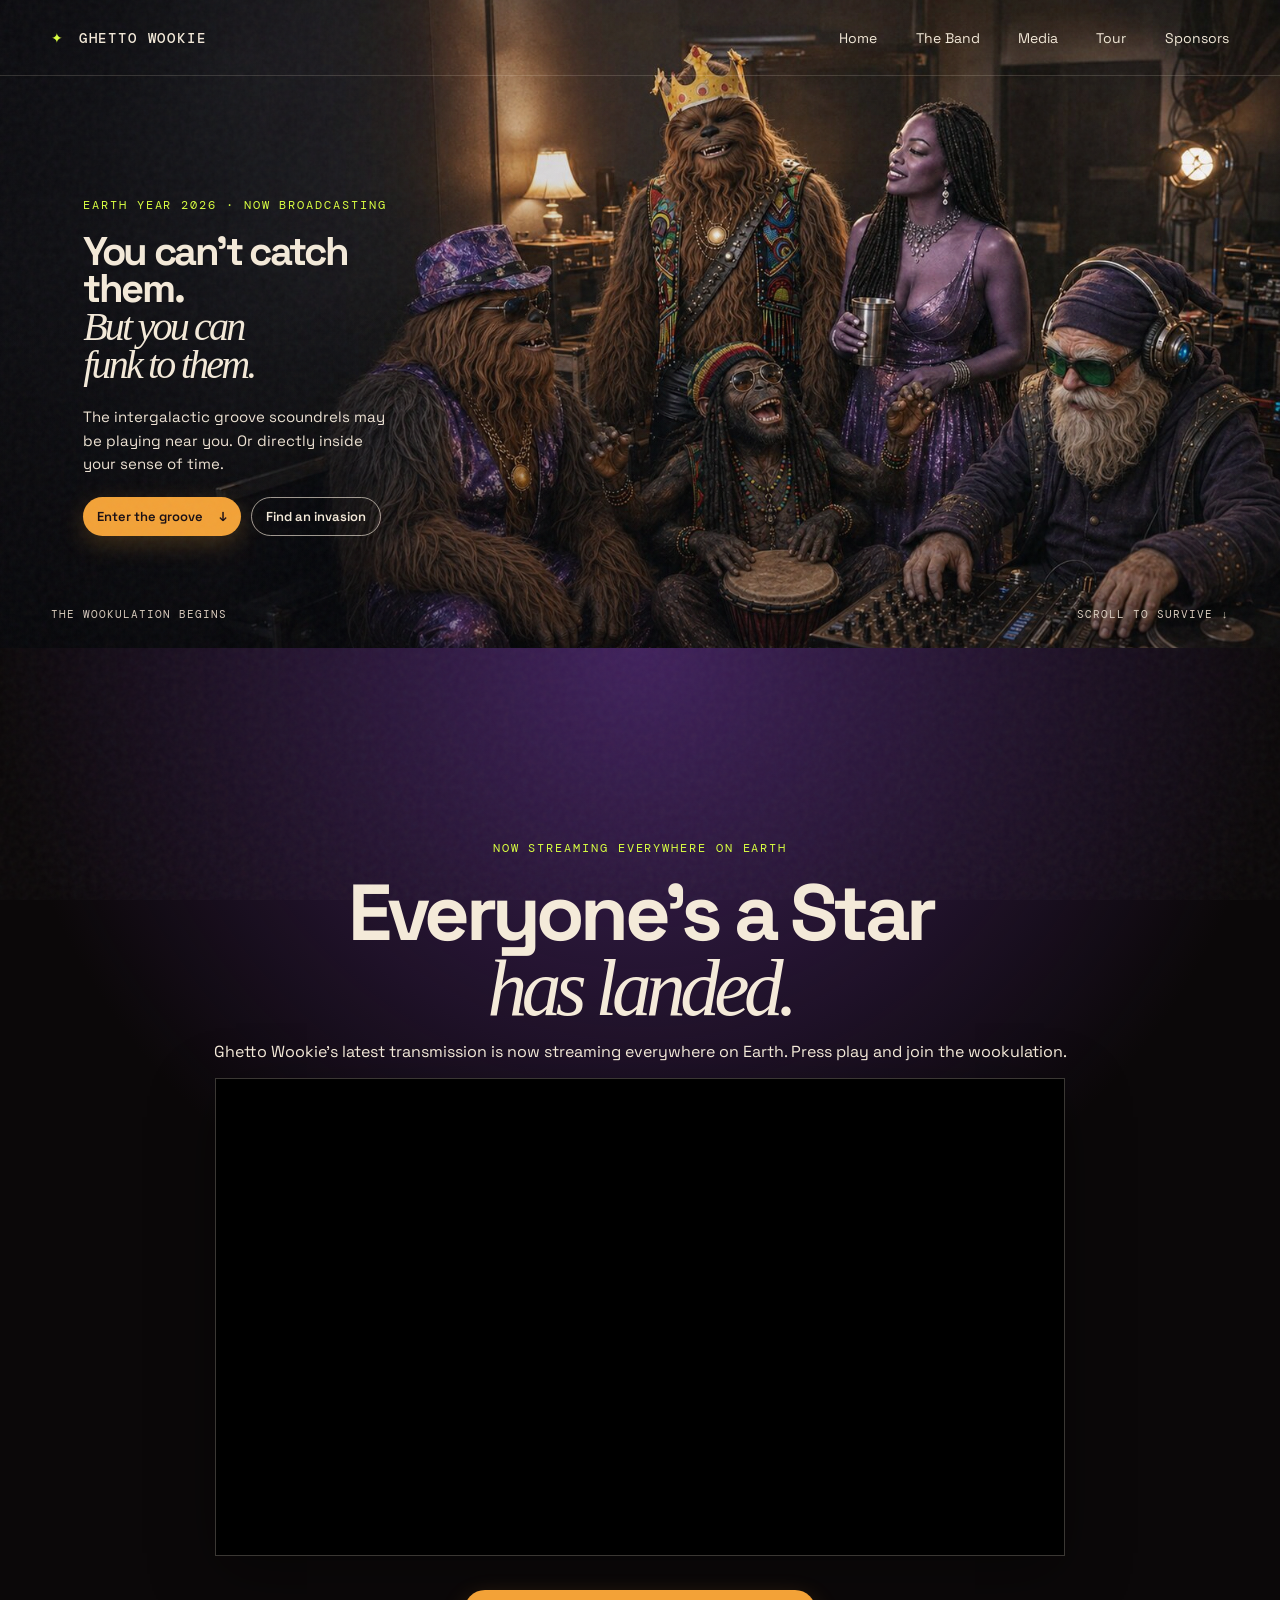
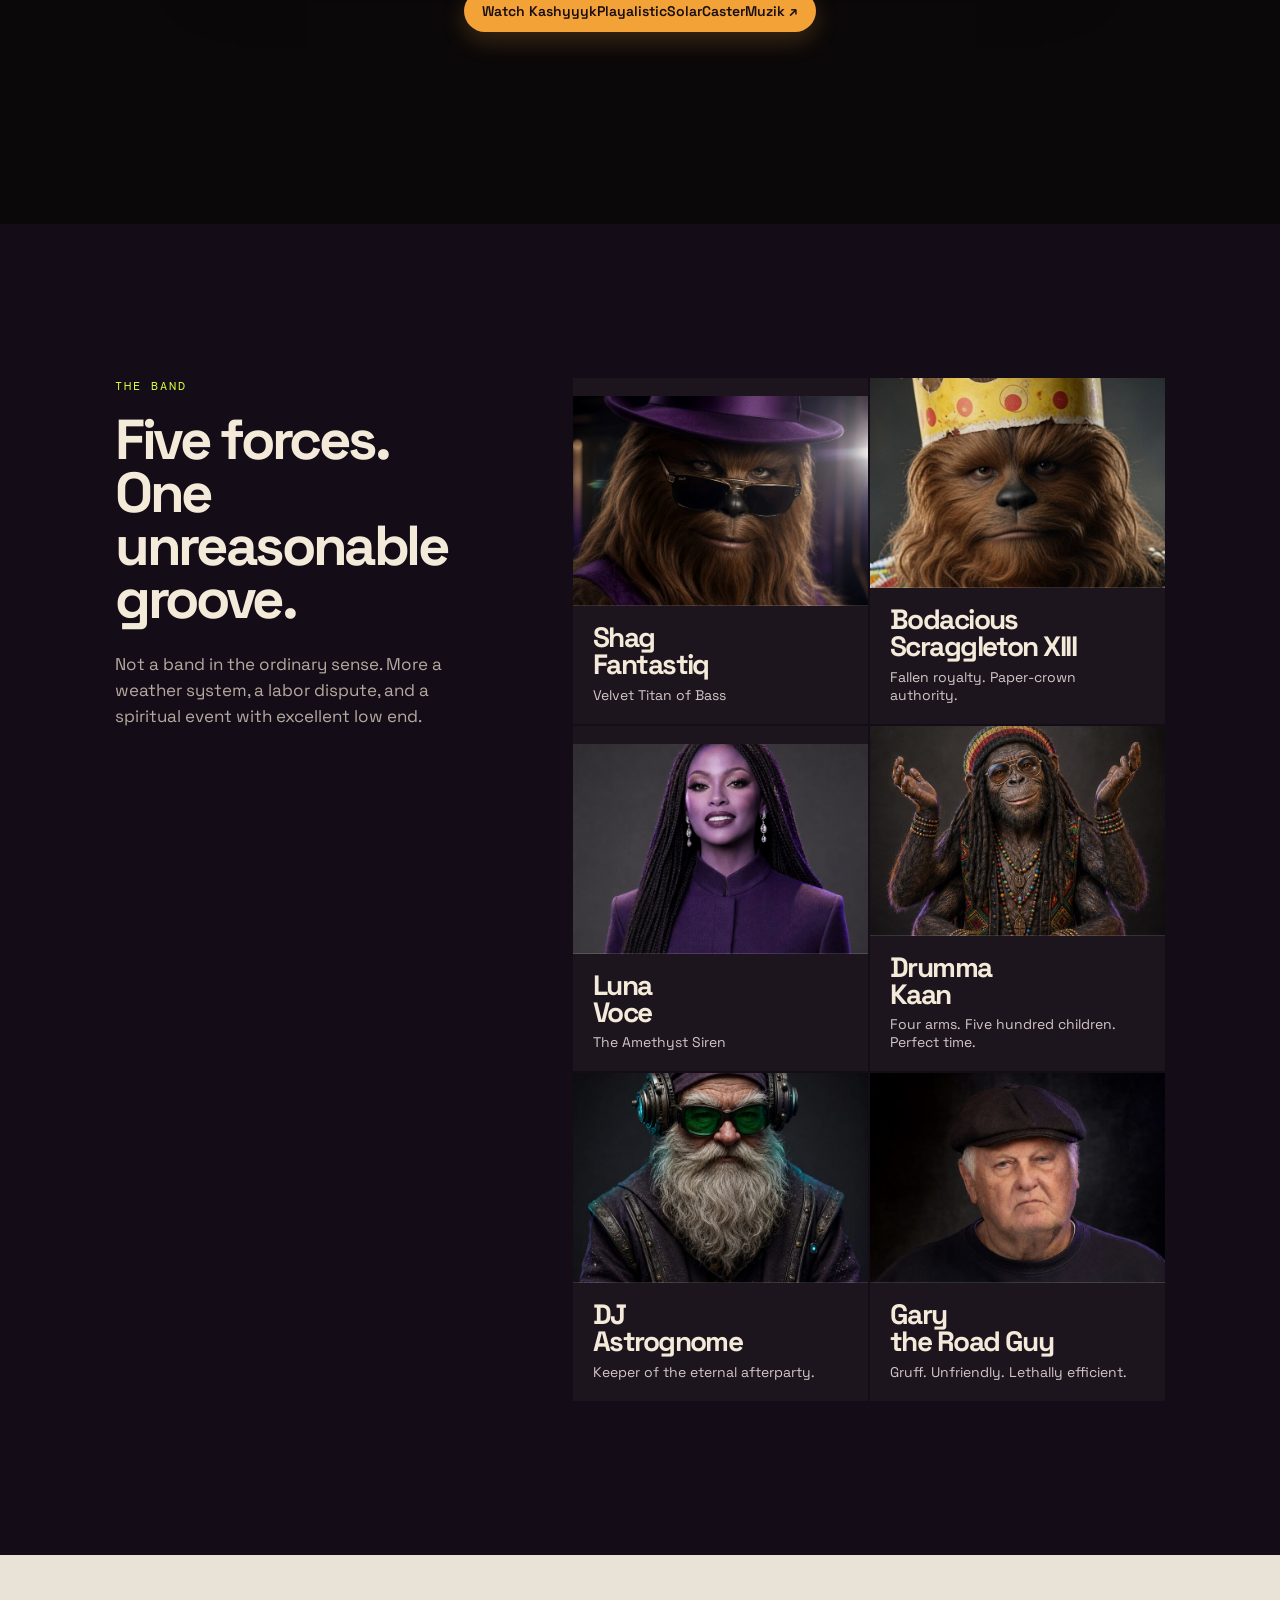
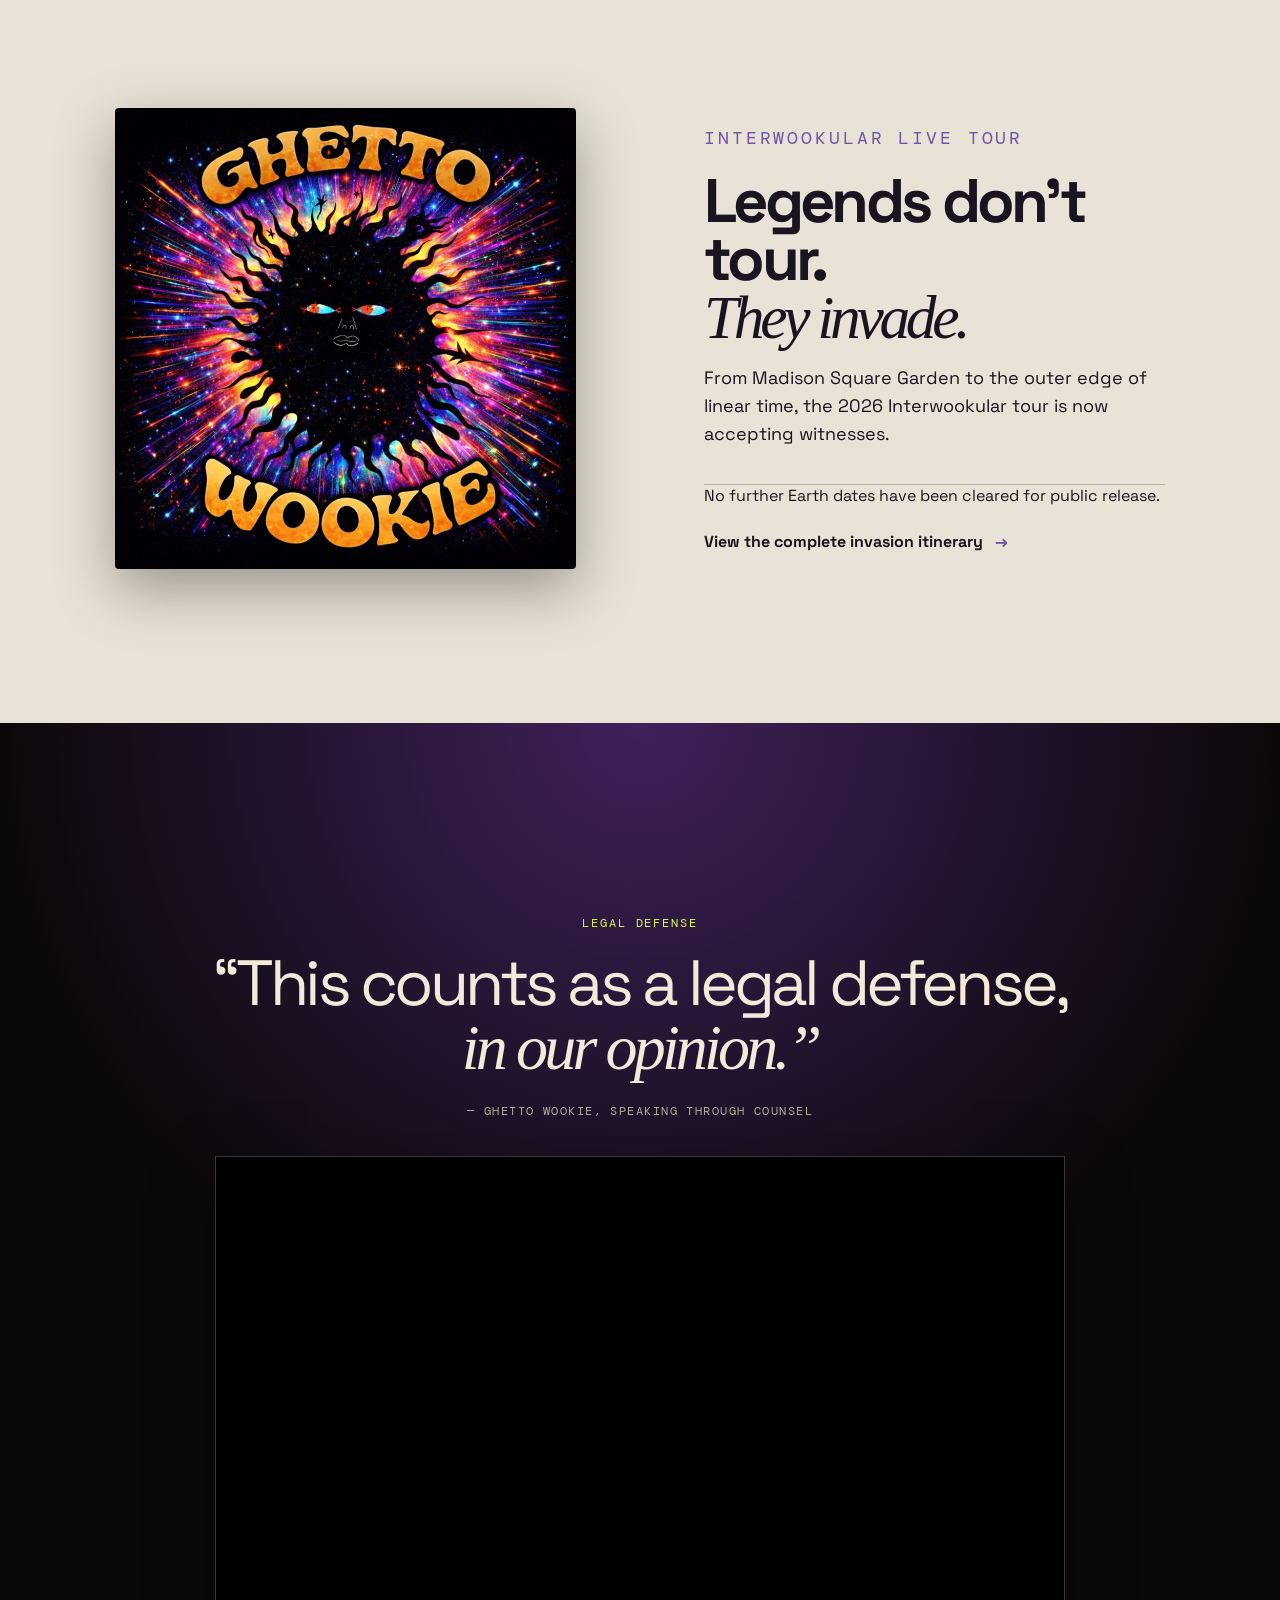
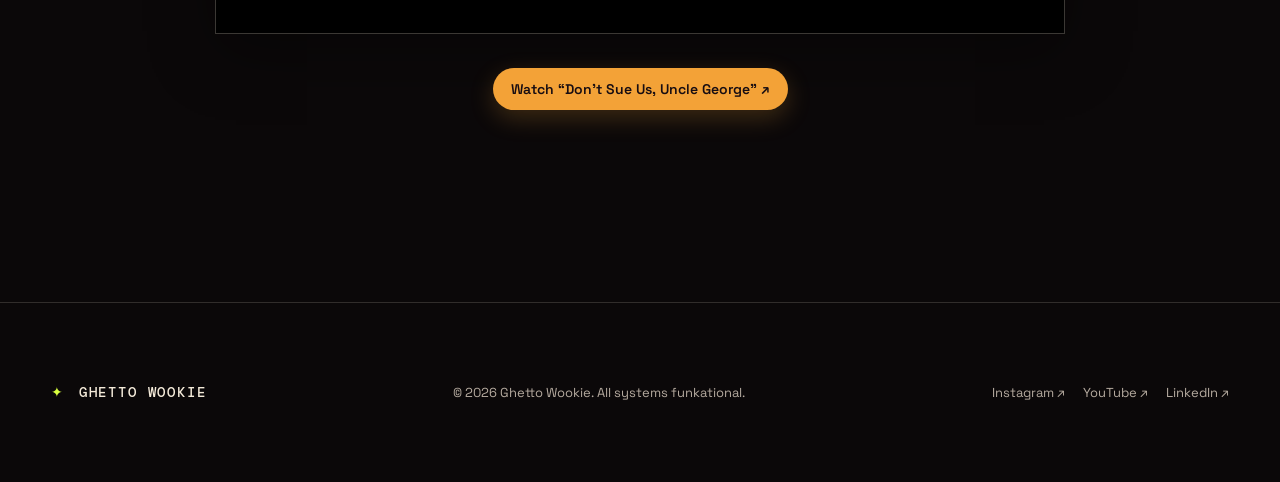
<file: index.html>
<!doctype html>
<html lang="en">
<head>
  <meta charset="utf-8">
  <meta name="viewport" content="width=device-width, initial-scale=1">
  <title>Ghetto Wookie | The Intergalactic Groove Scoundrels</title>
  <meta name="description" content="You can't catch them. But you can funk to them.">
  <link rel="preconnect" href="https://fonts.googleapis.com">
  <link rel="preconnect" href="https://fonts.gstatic.com" crossorigin>
  <link href="https://fonts.googleapis.com/css2?family=DM+Mono:wght@400;500&family=Space+Grotesk:wght@400;500;600;700&display=swap" rel="stylesheet">
  <link rel="stylesheet" href="css/site.css?v=17">
</head>
<body>
  <div class="grain" aria-hidden="true"></div>
  <header class="site-header">
    <a class="wordmark" href="#top" aria-label="Ghetto Wookie home"><span class="wordmark-star">✦</span> GHETTO WOOKIE</a>
    <button class="menu-toggle" type="button" aria-expanded="false" aria-controls="site-nav">Menu</button>
    <nav id="site-nav" class="site-nav" aria-label="Primary navigation">
      <a href="index.html" aria-current="page">Home</a>
      <a href="about.html">The Band</a>
      <a href="media.html">Media</a>
      <a href="invasions.html">Tour</a>
      <a href="sponsors.html">Sponsors</a>
    </nav>
  </header>

  <main id="top">
    <section class="hero" aria-labelledby="hero-title">
      <div class="hero-image" role="img" aria-label="Ghetto Wookie in the studio"></div>
      <div class="hero-shadow"></div>
      <div class="hero-copy">
        <p class="eyebrow">EARTH YEAR 2026 · NOW BROADCASTING</p>
        <h1 id="hero-title">You can’t catch them.<br><em>But you can<br>funk to them.</em></h1>
        <p class="hero-deck">The intergalactic groove scoundrels may be playing near you. Or directly inside your sense of time.</p>
        <div class="hero-actions">
          <a class="button button-gold" href="#streaming">Enter the groove <span>↓</span></a>
          <a class="button button-ghost" href="invasions.html">Find an invasion</a>
        </div>
      </div>
      <div class="hero-foot">
        <span>THE WOOKULATION BEGINS</span>
        <span>SCROLL TO SURVIVE ↓</span>
      </div>
    </section>

    <section id="streaming" class="transmission section" aria-labelledby="streaming-title">
      <p class="eyebrow">NOW STREAMING EVERYWHERE ON EARTH</p>
      <h2 id="streaming-title">Everyone’s a Star<br><em>has landed.</em></h2>
      <p>Ghetto Wookie’s latest transmission is now streaming everywhere on Earth. Press play and join the wookulation.</p>
      <div class="legal-video"><iframe src="https://www.youtube.com/embed/QfmDjiqJ218" title="KashyyykPlayaListicSolarCasterMuzik — Ghetto Wookie" loading="lazy" allow="accelerometer; autoplay; clipboard-write; encrypted-media; gyroscope; picture-in-picture; web-share" allowfullscreen></iframe></div>
      <a class="button button-gold" href="https://www.youtube.com/watch?v=QfmDjiqJ218" target="_blank" rel="noreferrer">Watch KashyyykPlayalisticSolarCasterMuzik ↗</a>
    </section>

    <section id="the-band" class="hand section">
      <div class="section-intro">
        <p class="eyebrow">THE BAND</p>
        <h2>Five forces.<br>One unreasonable groove.</h2>
        <p>Not a band in the ordinary sense. More a weather system, a labor dispute, and a spiritual event with excellent low end.</p>
      </div>
      <div class="member-grid">
        <article class="member member-shag"><a class="portrait-link" href="about.html#shag" aria-label="Read Shag Fantastiq's biography"><div class="portrait" role="img" aria-label="Shag Fantastiq portrait"></div></a><h3>Shag<br>Fantastiq</h3><p>Velvet Titan of Bass</p></article>
        <article class="member member-bo"><a class="portrait-link" href="about.html#bo" aria-label="Read Bodacious Scraggleton XIII's biography"><div class="portrait" role="img" aria-label="Bodacious Scraggleton XIII portrait"></div></a><h3>Bodacious<br>Scraggleton XIII</h3><p>Fallen royalty. Paper-crown authority.</p></article>
        <article class="member member-luna"><a class="portrait-link" href="about.html#luna" aria-label="Read Luna Voce's biography"><div class="portrait" role="img" aria-label="Luna Voce portrait"></div></a><h3>Luna<br>Voce</h3><p>The Amethyst Siren</p></article>
        <article class="member member-drumma"><a class="portrait-link" href="about.html#drumma" aria-label="Read Drumma Kaan's biography"><div class="portrait" role="img" aria-label="Drumma Kaan portrait"></div></a><h3>Drumma<br>Kaan</h3><p>Four arms. Five hundred children. Perfect time.</p></article>
        <article class="member member-gnome"><a class="portrait-link" href="about.html#astrognome" aria-label="Read DJ Astrognome's biography"><div class="portrait" role="img" aria-label="DJ Astrognome portrait"></div></a><h3>DJ<br>Astrognome</h3><p>Keeper of the eternal afterparty.</p></article>
        <article class="member member-gary"><a class="portrait-link" href="about.html#gary" aria-label="Read Gary the Road Guy's biography"><div class="portrait" role="img" aria-label="Gary the Road Guy portrait"></div></a><h3>Gary<br>the Road Guy</h3><p>Gruff. Unfriendly. Lethally efficient.</p></article>
      </div>
    </section>

    <section id="invasion" class="invasion section">
      <div class="invasion-art tour-logo" role="img" aria-label="Ghetto Wookie logo"></div>
      <div class="invasion-copy">
        <p class="eyebrow">INTERWOOKULAR LIVE TOUR</p>
        <h2>Legends don’t tour.<br><em>They invade.</em></h2>
        <p>From Madison Square Garden to the outer edge of linear time, the 2026 Interwookular tour is now accepting witnesses.</p>
        <div class="dates" data-upcoming-dates aria-live="polite"></div>
        <a class="text-link" href="invasions.html">View the complete invasion itinerary <span>→</span></a>
      </div>
    </section>



    <section id="transmission" class="transmission section">
      <p class="eyebrow">LEGAL DEFENSE</p>
      <blockquote>“This counts as a legal defense,<br><em>in our opinion.”</em></blockquote>
      <p class="quote-source">— GHETTO WOOKIE, SPEAKING THROUGH COUNSEL</p>
      <div class="legal-video"><iframe src="https://www.youtube.com/embed/P0kks_8SB5U" title="Don’t Sue Us, Uncle George — Ghetto Wookie" loading="lazy" allow="accelerometer; autoplay; clipboard-write; encrypted-media; gyroscope; picture-in-picture; web-share" allowfullscreen></iframe></div>
      <a class="button button-gold" href="https://www.youtube.com/watch?v=P0kks_8SB5U" target="_blank" rel="noreferrer">Watch “Don’t Sue Us, Uncle George” ↗</a>
    </section>
  </main>

  <footer>
    <a class="wordmark" href="#top"><span class="wordmark-star">✦</span> GHETTO WOOKIE</a>
    <p>© 2026 Ghetto Wookie. All systems funkational.</p>
    <div><a href="https://www.instagram.com/ghettowookie/" target="_blank" rel="noreferrer">Instagram ↗</a><a href="https://www.youtube.com/channel/UCMTA7sQMYckZrdn3FC0UUag" target="_blank" rel="noreferrer">YouTube ↗</a><a href="https://www.linkedin.com/company/112707297/" target="_blank" rel="noreferrer">LinkedIn ↗</a></div>
  </footer>
  <script src="js/site.js?v=6"></script>
</body>
</html>
</file>
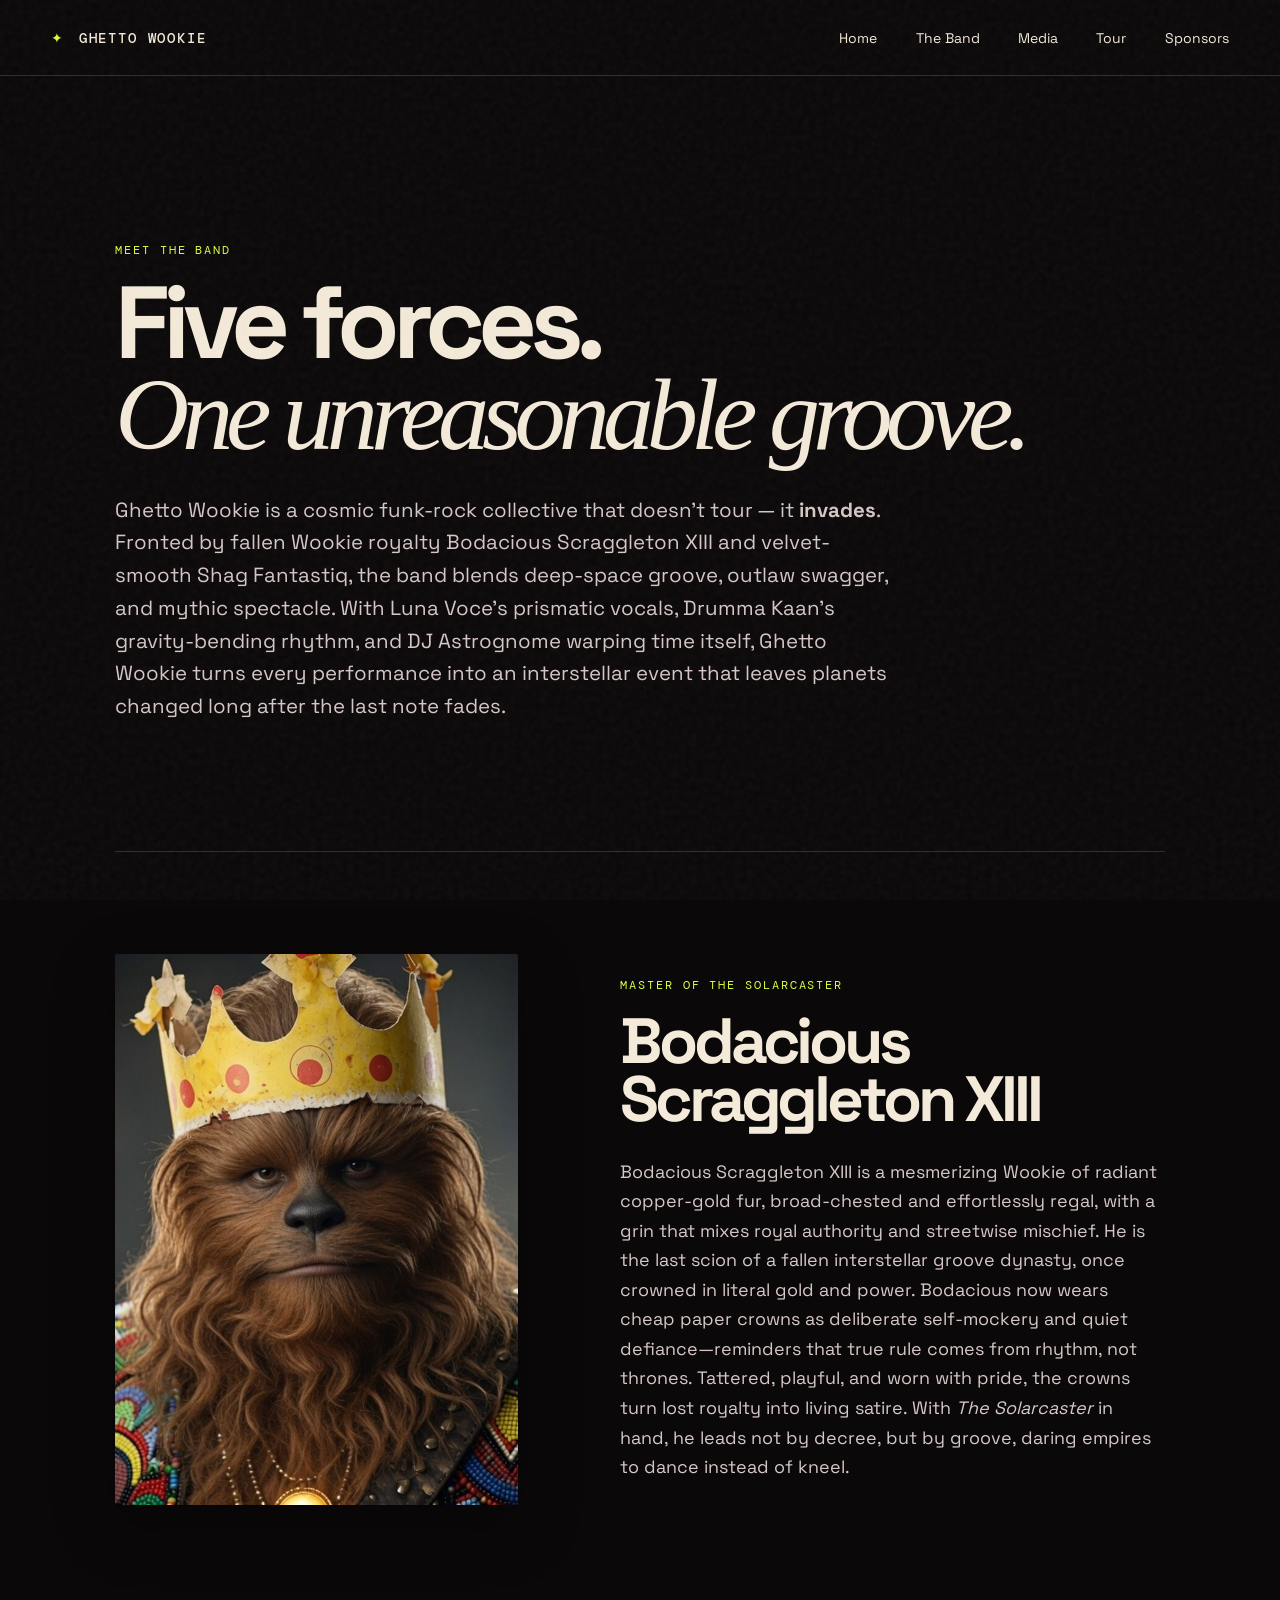
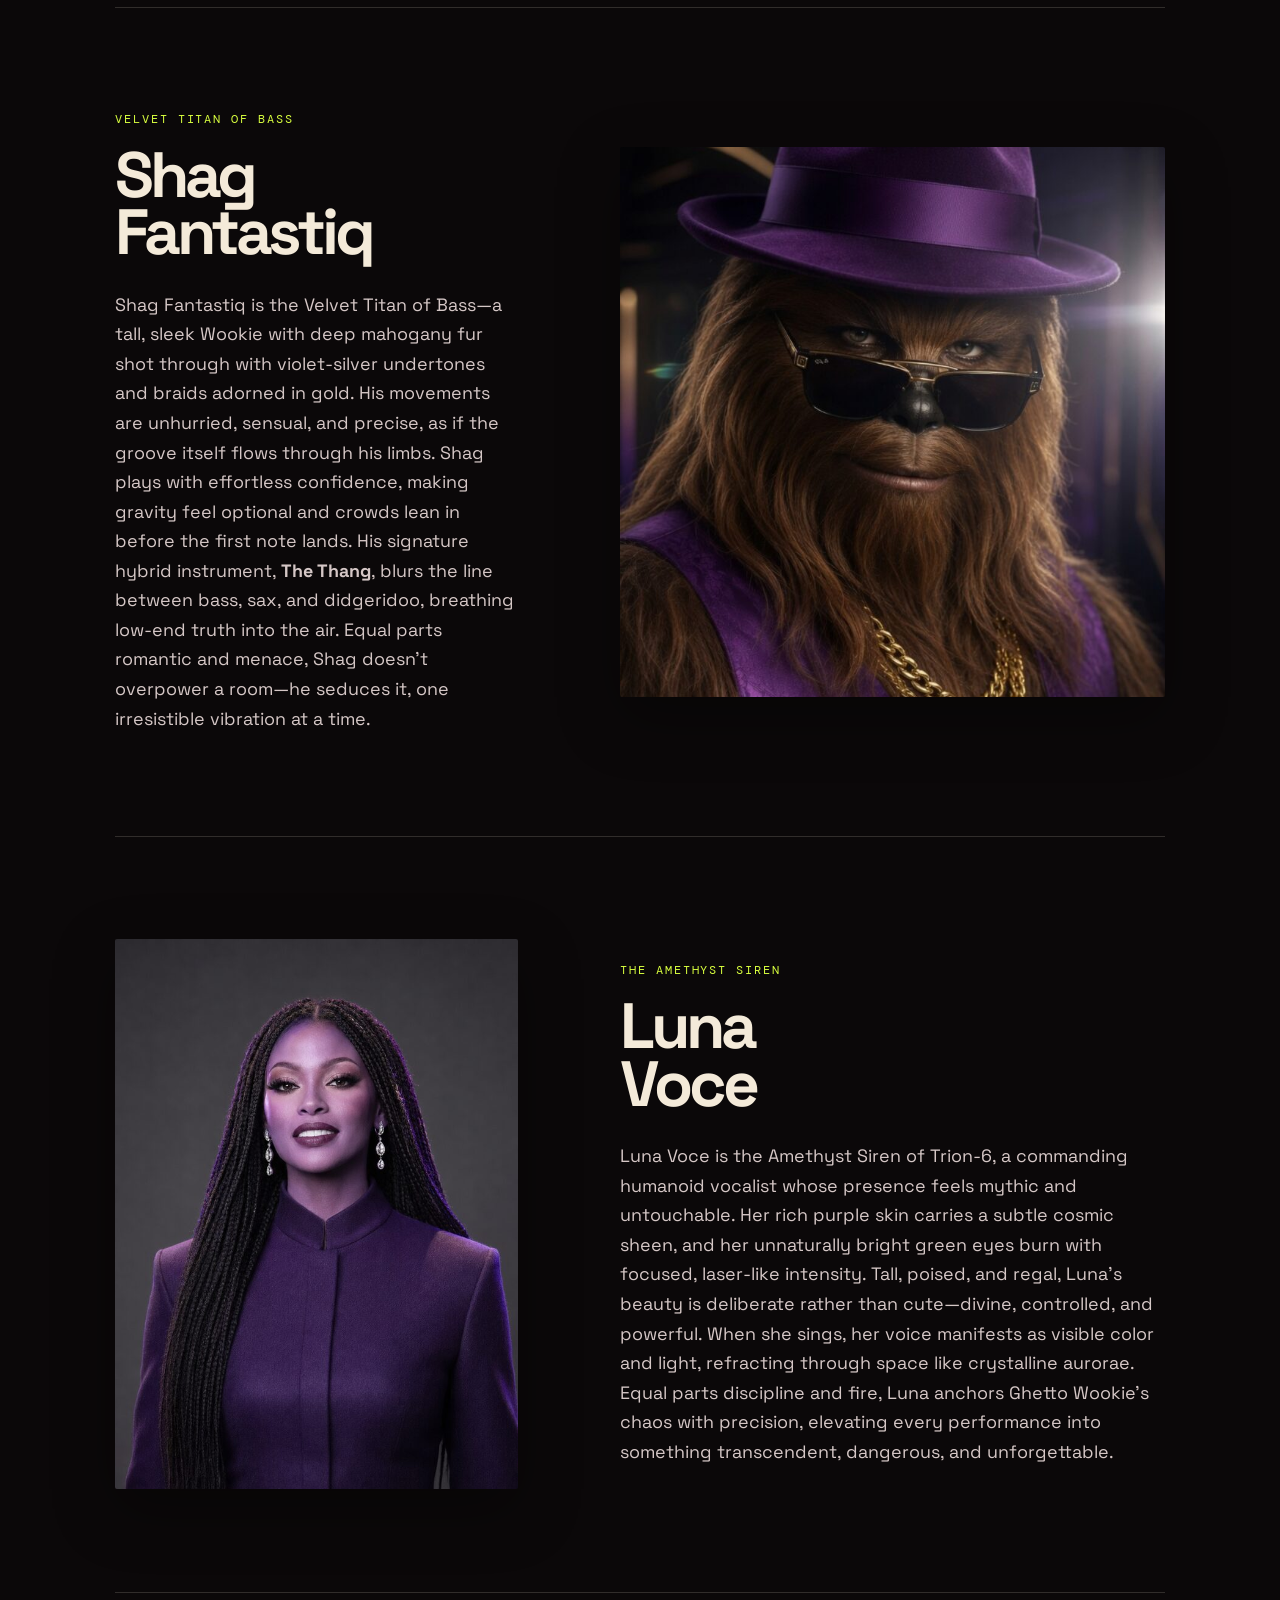
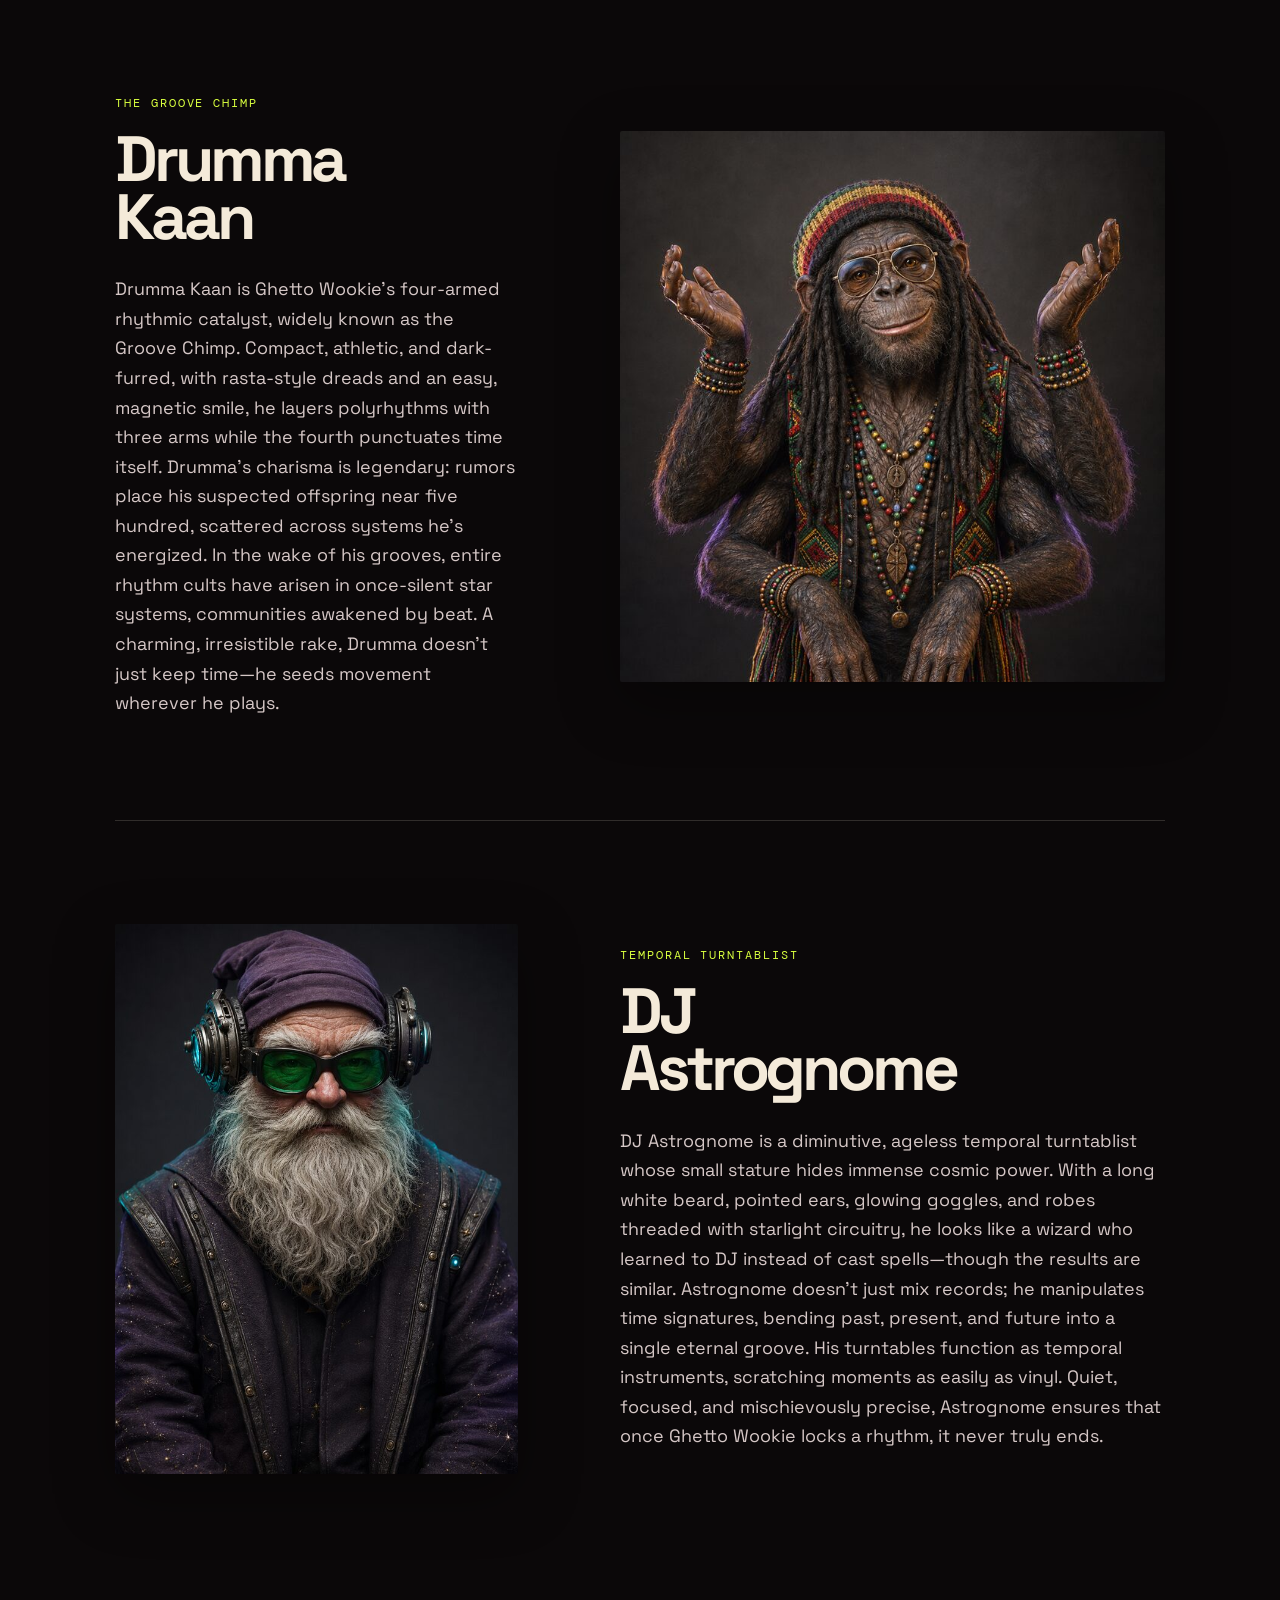
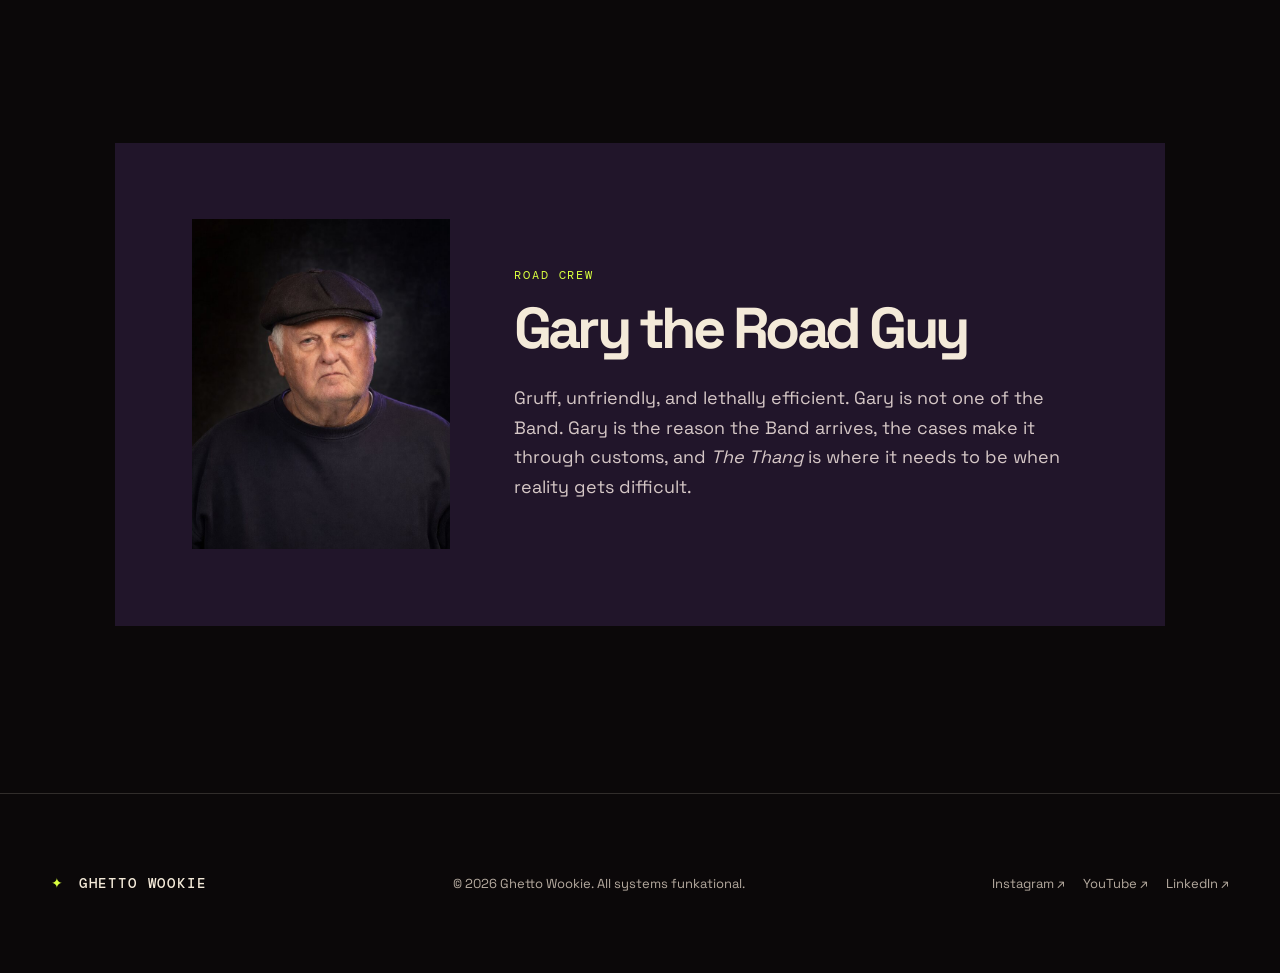
<file: about.html>
<!doctype html>
<html lang="en">
<head>
  <meta charset="utf-8">
  <meta name="viewport" content="width=device-width, initial-scale=1">
  <title>Meet the Band | Ghetto Wookie</title>
  <meta name="description" content="The beings, grooves, and improbable logistics behind Ghetto Wookie.">
  <link rel="preconnect" href="https://fonts.googleapis.com">
  <link rel="preconnect" href="https://fonts.gstatic.com" crossorigin>
  <link href="https://fonts.googleapis.com/css2?family=DM+Mono:wght@400;500&family=Space+Grotesk:wght@400;500;600;700&display=swap" rel="stylesheet">
  <link rel="stylesheet" href="css/site.css?v=13">
</head>
<body class="about-page">
  <div class="grain" aria-hidden="true"></div>
  <header class="site-header site-header-solid">
    <a class="wordmark" href="index.html" aria-label="Ghetto Wookie home"><span class="wordmark-star">✦</span> GHETTO WOOKIE</a>
    <button class="menu-toggle" type="button" aria-expanded="false" aria-controls="site-nav">Menu</button>
    <nav id="site-nav" class="site-nav" aria-label="Primary navigation">
      <a href="index.html">Home</a>
      <a href="about.html" aria-current="page">The Band</a>
      <a href="media.html">Media</a>
      <a href="invasions.html">Tour</a>
      <a href="sponsors.html">Sponsors</a>
    </nav>
  </header>
  <main>
    <section class="about-hero">
      <p class="eyebrow">MEET THE BAND</p>
      <h1>Five forces.<br><em>One unreasonable groove.</em></h1>
      <p>Ghetto Wookie is a cosmic funk-rock collective that doesn’t tour — it <strong>invades</strong>. Fronted by fallen Wookie royalty Bodacious Scraggleton XIII and velvet-smooth Shag Fantastiq, the band blends deep-space groove, outlaw swagger, and mythic spectacle. With Luna Voce’s prismatic vocals, Drumma Kaan’s gravity-bending rhythm, and DJ Astrognome warping time itself, Ghetto Wookie turns every performance into an interstellar event that leaves planets changed long after the last note fades.</p>
    </section>

    <section class="bio-list" aria-label="Band member biographies">
      <article id="bo" class="bio bio-bo">
        <div class="bio-photo" role="img" aria-label="Bodacious Scraggleton XIII"></div>
        <div class="bio-copy"><p class="eyebrow">MASTER OF THE SOLARCASTER</p><h2>Bodacious<br>Scraggleton XIII</h2><p>Bodacious Scraggleton XIII is a mesmerizing Wookie of radiant copper-gold fur, broad-chested and effortlessly regal, with a grin that mixes royal authority and streetwise mischief. He is the last scion of a fallen interstellar groove dynasty, once crowned in literal gold and power. Bodacious now wears cheap paper crowns as deliberate self-mockery and quiet defiance—reminders that true rule comes from rhythm, not thrones. Tattered, playful, and worn with pride, the crowns turn lost royalty into living satire. With <em>The Solarcaster</em> in hand, he leads not by decree, but by groove, daring empires to dance instead of kneel.</p></div>
      </article>
      <article id="shag" class="bio bio-shag">
        <div class="bio-photo" role="img" aria-label="Shag Fantastiq"></div>
        <div class="bio-copy"><p class="eyebrow">VELVET TITAN OF BASS</p><h2>Shag<br>Fantastiq</h2><p>Shag Fantastiq is the Velvet Titan of Bass—a tall, sleek Wookie with deep mahogany fur shot through with violet-silver undertones and braids adorned in gold. His movements are unhurried, sensual, and precise, as if the groove itself flows through his limbs. Shag plays with effortless confidence, making gravity feel optional and crowds lean in before the first note lands. His signature hybrid instrument, <strong>The Thang</strong>, blurs the line between bass, sax, and didgeridoo, breathing low-end truth into the air. Equal parts romantic and menace, Shag doesn’t overpower a room—he seduces it, one irresistible vibration at a time.</p></div>
      </article>
      <article id="luna" class="bio bio-luna">
        <div class="bio-photo" role="img" aria-label="Luna Voce"></div>
        <div class="bio-copy"><p class="eyebrow">THE AMETHYST SIREN</p><h2>Luna<br>Voce</h2><p>Luna Voce is the Amethyst Siren of Trion-6, a commanding humanoid vocalist whose presence feels mythic and untouchable. Her rich purple skin carries a subtle cosmic sheen, and her unnaturally bright green eyes burn with focused, laser-like intensity. Tall, poised, and regal, Luna’s beauty is deliberate rather than cute—divine, controlled, and powerful. When she sings, her voice manifests as visible color and light, refracting through space like crystalline aurorae. Equal parts discipline and fire, Luna anchors Ghetto Wookie’s chaos with precision, elevating every performance into something transcendent, dangerous, and unforgettable.</p></div>
      </article>
      <article id="drumma" class="bio bio-drumma">
        <div class="bio-photo" role="img" aria-label="Drumma Kaan"></div>
        <div class="bio-copy"><p class="eyebrow">THE GROOVE CHIMP</p><h2>Drumma<br>Kaan</h2><p>Drumma Kaan is Ghetto Wookie’s four-armed rhythmic catalyst, widely known as the Groove Chimp. Compact, athletic, and dark-furred, with rasta-style dreads and an easy, magnetic smile, he layers polyrhythms with three arms while the fourth punctuates time itself. Drumma’s charisma is legendary: rumors place his suspected offspring near five hundred, scattered across systems he’s energized. In the wake of his grooves, entire rhythm cults have arisen in once-silent star systems, communities awakened by beat. A charming, irresistible rake, Drumma doesn’t just keep time—he seeds movement wherever he plays.</p></div>
      </article>
      <article id="astrognome" class="bio bio-gnome">
        <div class="bio-photo" role="img" aria-label="DJ Astrognome"></div>
        <div class="bio-copy"><p class="eyebrow">TEMPORAL TURNTABLIST</p><h2>DJ<br>Astrognome</h2><p>DJ Astrognome is a diminutive, ageless temporal turntablist whose small stature hides immense cosmic power. With a long white beard, pointed ears, glowing goggles, and robes threaded with starlight circuitry, he looks like a wizard who learned to DJ instead of cast spells—though the results are similar. Astrognome doesn’t just mix records; he manipulates time signatures, bending past, present, and future into a single eternal groove. His turntables function as temporal instruments, scratching moments as easily as vinyl. Quiet, focused, and mischievously precise, Astrognome ensures that once Ghetto Wookie locks a rhythm, it never truly ends.</p></div>
      </article>
    </section>

    <section id="gary" class="gary-note"><div class="gary-photo" role="img" aria-label="Gary the Road Guy"></div><div class="gary-copy"><p class="eyebrow">ROAD CREW</p><h2>Gary the Road Guy</h2><p>Gruff, unfriendly, and lethally efficient. Gary is not one of the Band. Gary is the reason the Band arrives, the cases make it through customs, and <em>The Thang</em> is where it needs to be when reality gets difficult.</p></div></section>
  </main>
  <footer><a class="wordmark" href="index.html"><span class="wordmark-star">✦</span> GHETTO WOOKIE</a><p>© 2026 Ghetto Wookie. All systems funkational.</p><div><a href="https://www.instagram.com/ghettowookie/" target="_blank" rel="noreferrer">Instagram ↗</a><a href="https://www.youtube.com/channel/UCMTA7sQMYckZrdn3FC0UUag" target="_blank" rel="noreferrer">YouTube ↗</a><a href="https://www.linkedin.com/company/112707297/" target="_blank" rel="noreferrer">LinkedIn ↗</a></div></footer>
</body></html>
</file>
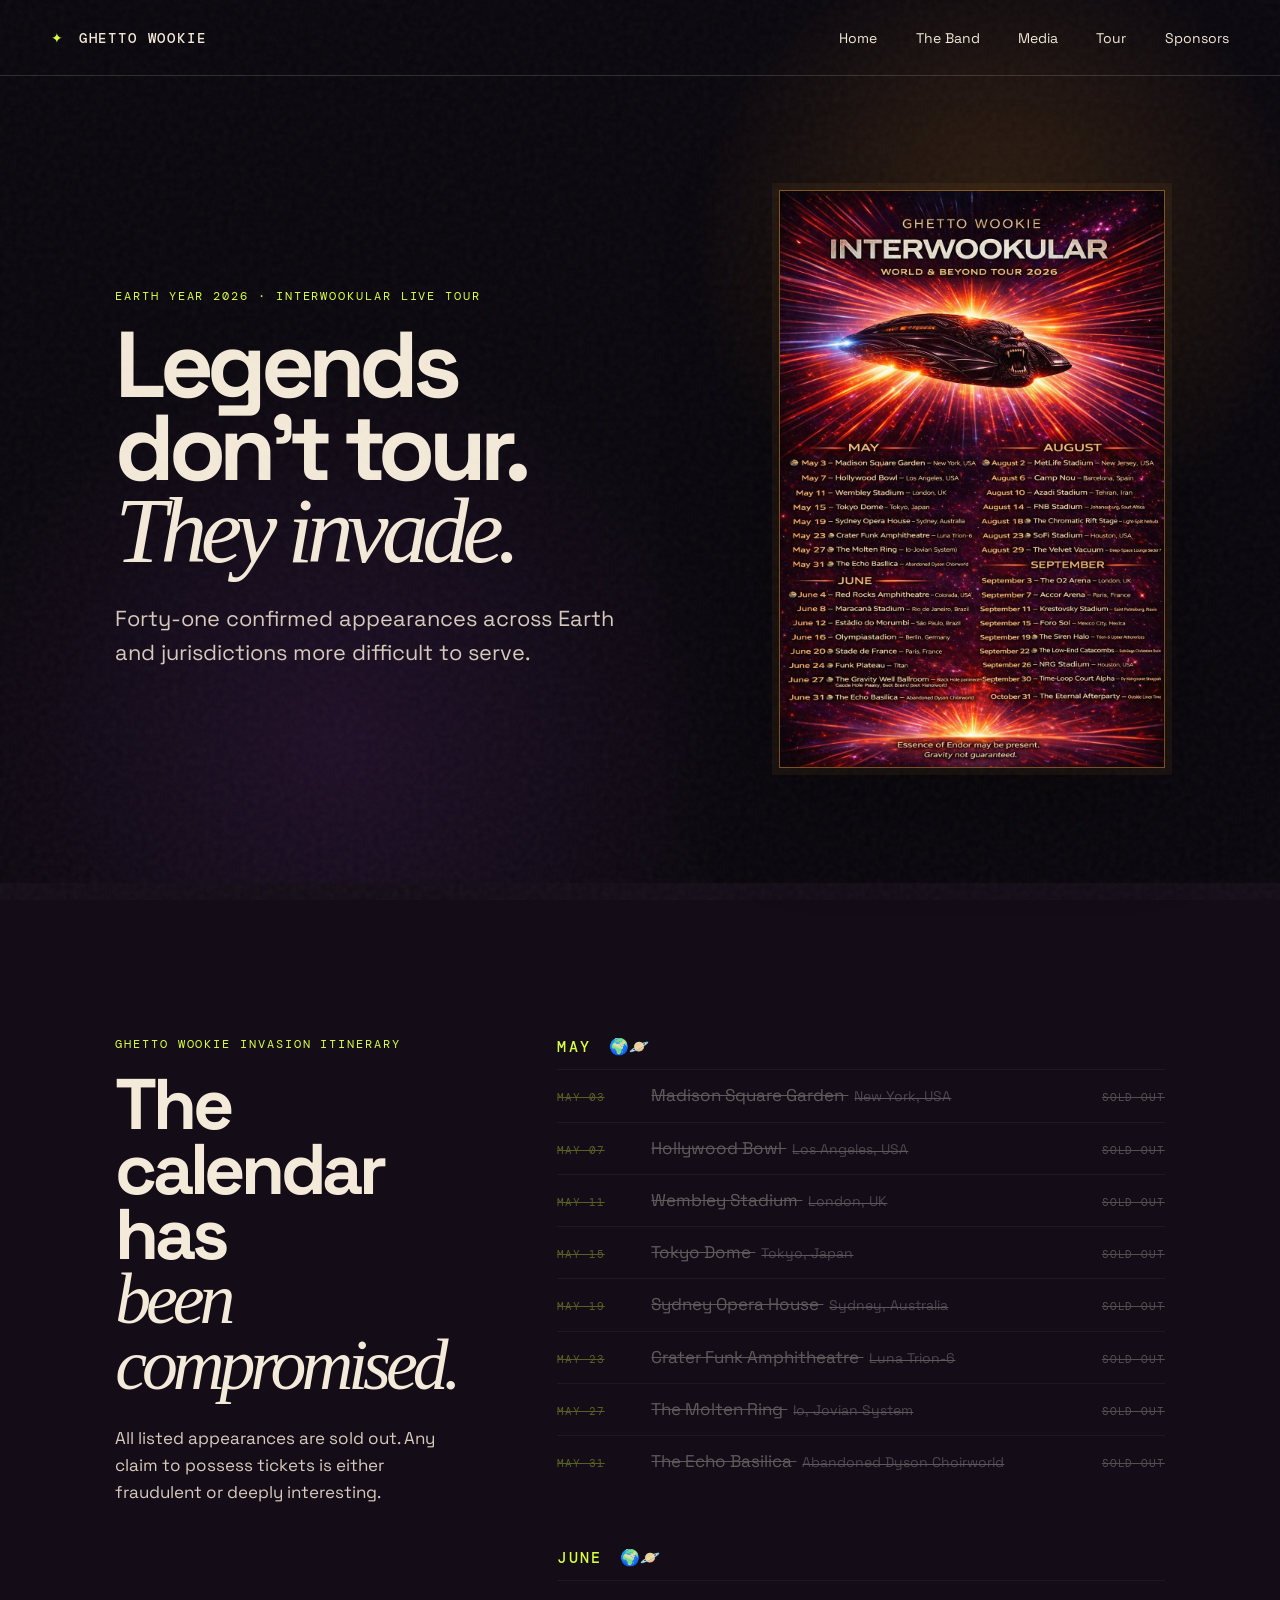
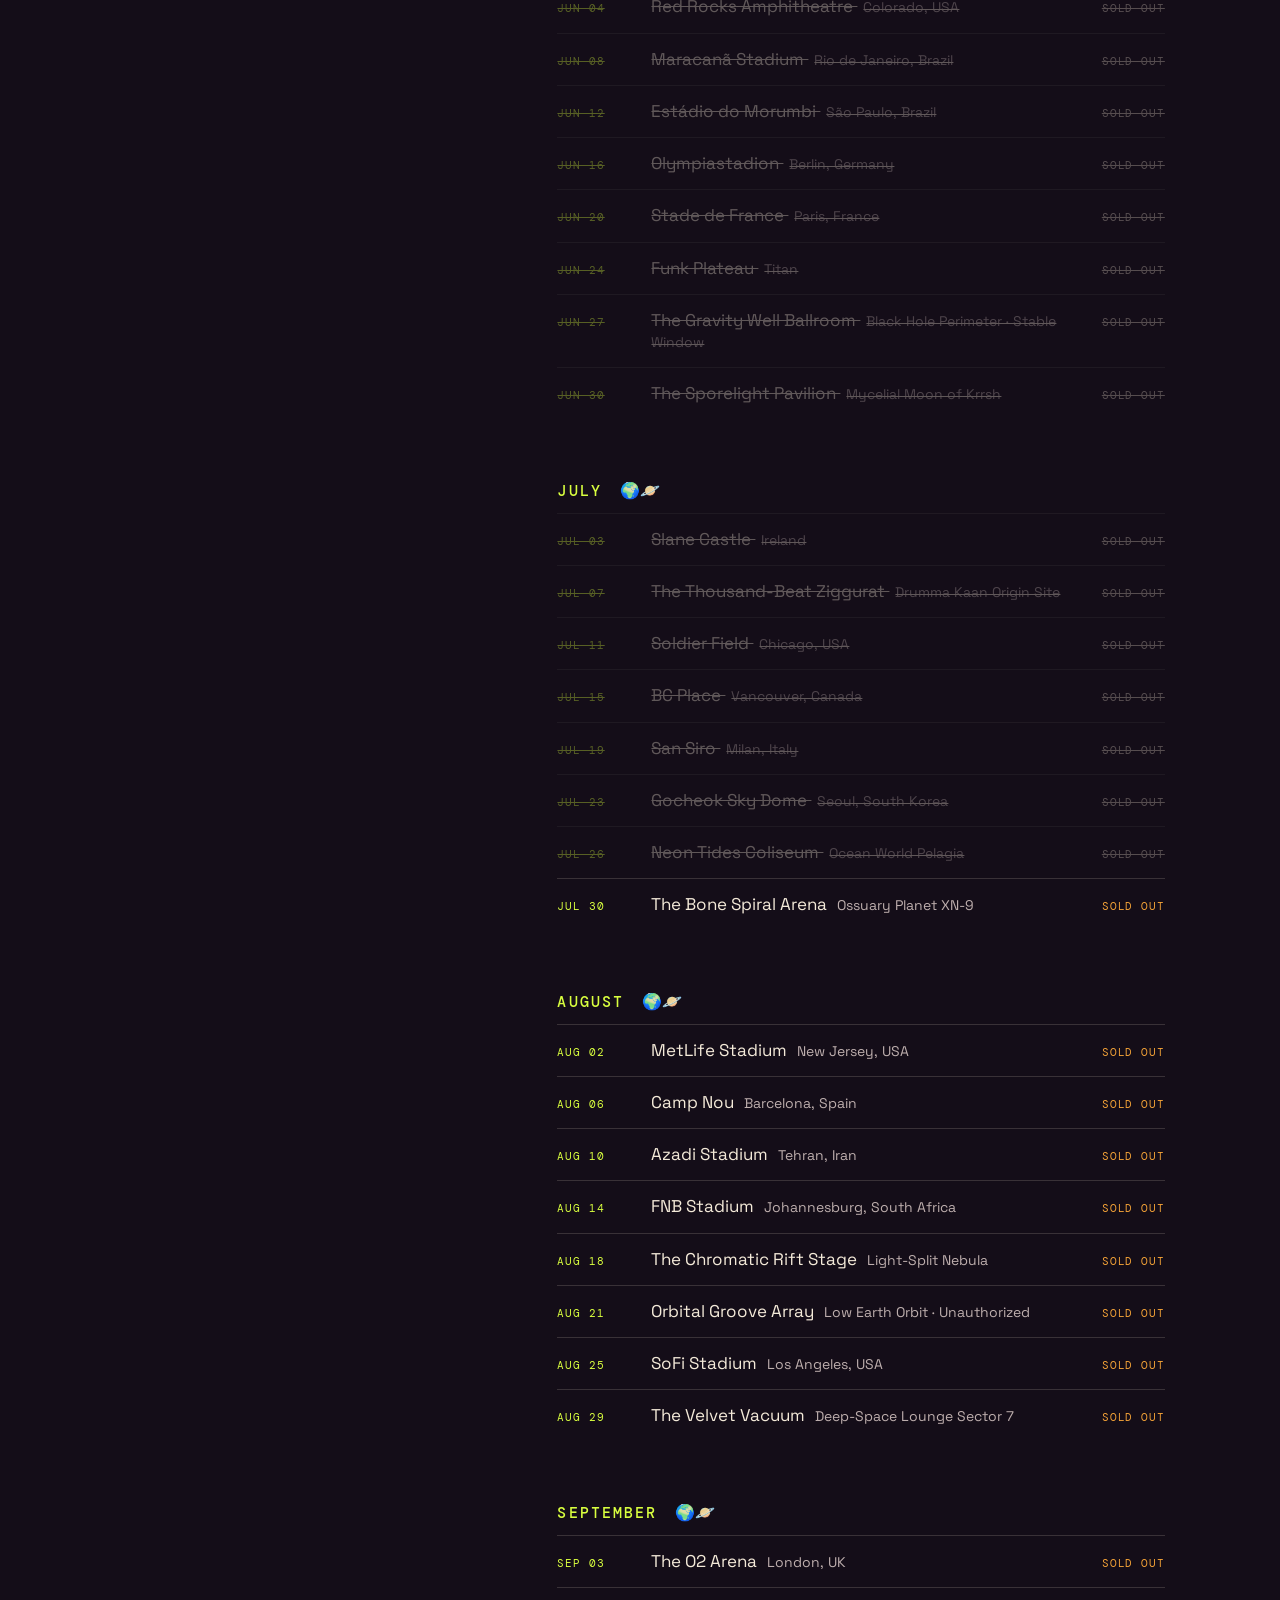
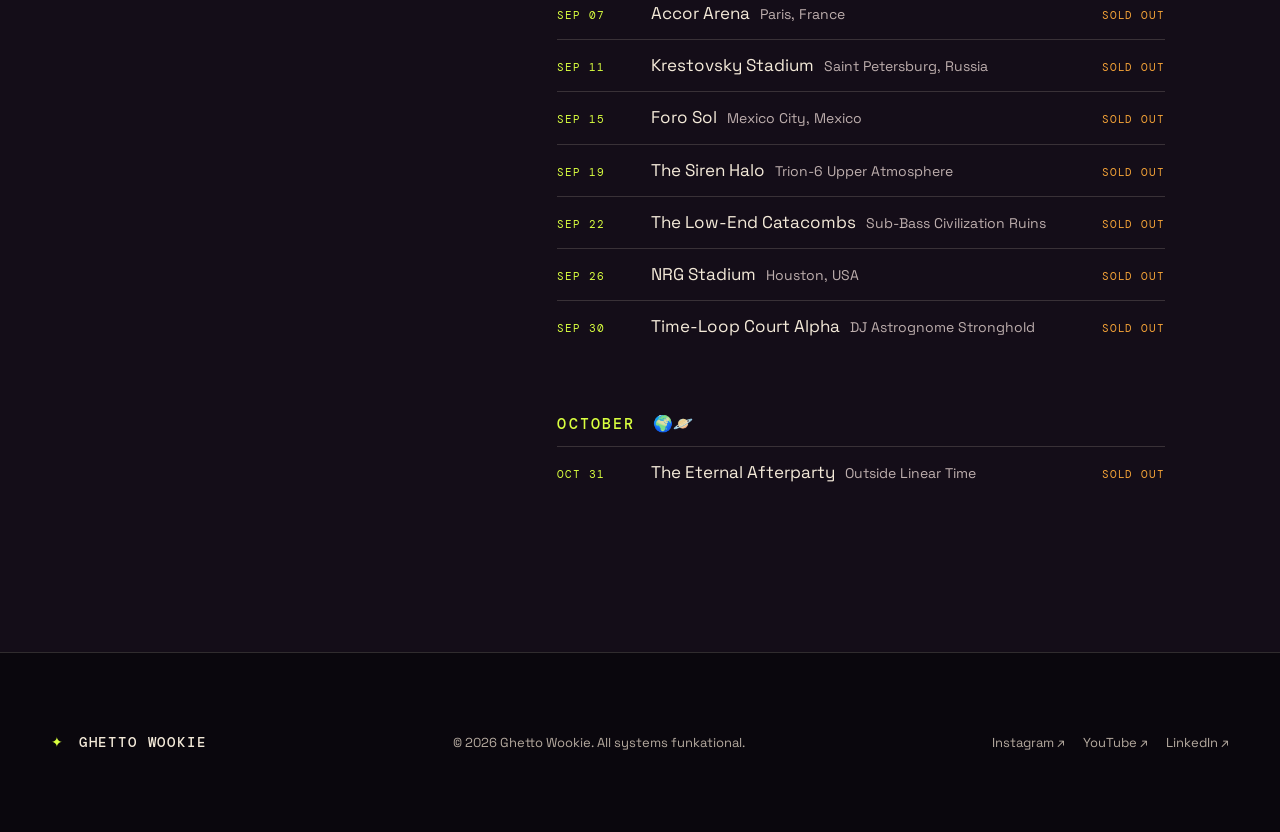
<file: invasions.html>
<!doctype html>
<html lang="en">
<head>
  <meta charset="utf-8">
  <meta name="viewport" content="width=device-width, initial-scale=1">
  <title>Upcoming Groove Invasions | Ghetto Wookie</title>
  <meta name="description" content="The 2026 INTERWOOKULAR Live Tour itinerary. Legends do not tour. They invade.">
  <link rel="preconnect" href="https://fonts.googleapis.com">
  <link rel="preconnect" href="https://fonts.gstatic.com" crossorigin>
  <link href="https://fonts.googleapis.com/css2?family=DM+Mono:wght@400;500&family=Space+Grotesk:wght@400;500;600;700&display=swap" rel="stylesheet">
  <link rel="stylesheet" href="css/site.css?v=18">
</head>
<body class="invasions-page">
  <div class="grain" aria-hidden="true"></div>
  <header class="site-header">
    <a class="wordmark" href="index.html" aria-label="Ghetto Wookie home"><span class="wordmark-star">✦</span> GHETTO WOOKIE</a>
    <button class="menu-toggle" type="button" aria-expanded="false" aria-controls="site-nav">Menu</button>
    <nav id="site-nav" class="site-nav" aria-label="Primary navigation">
      <a href="index.html">Home</a>
      <a href="about.html">The Band</a>
      <a href="media.html">Media</a>
      <a href="invasions.html" aria-current="page">Tour</a>
      <a href="sponsors.html">Sponsors</a>
    </nav>
  </header>

  <main>
    <section class="invasion-masthead">
      <div>
        <p class="eyebrow">EARTH YEAR 2026 · INTERWOOKULAR LIVE TOUR</p>
        <h1>Legends don’t tour.<br><em>They invade.</em></h1>
        <p>Forty-one confirmed appearances across Earth and jurisdictions more difficult to serve.</p>
      </div>
      <figure class="tour-poster"><img src="assets/images/groove-invasion-interwookular-tour-poster.jpg" alt="Ghetto Wookie 2026 Groove Invasion INTERWOOKULAR Live Tour poster"></figure>
    </section>

    <section class="tour-itinerary section" aria-labelledby="itinerary-title">
      <div class="tour-heading"><p class="eyebrow">GHETTO WOOKIE INVASION ITINERARY</p><h2 id="itinerary-title">The calendar has<br><em>been compromised.</em></h2><p>All listed appearances are sold out. Any claim to possess tickets is either fraudulent or deeply interesting.</p></div>
      <div class="tour-months">
        <section class="tour-month"><h3>MAY <span>🌍🪐</span></h3>
          <div class="tour-date past"><time datetime="2026-05-03">MAY 03</time><p>Madison Square Garden <span>New York, USA</span></p><b>SOLD OUT</b></div>
          <div class="tour-date past"><time datetime="2026-05-07">MAY 07</time><p>Hollywood Bowl <span>Los Angeles, USA</span></p><b>SOLD OUT</b></div>
          <div class="tour-date past"><time datetime="2026-05-11">MAY 11</time><p>Wembley Stadium <span>London, UK</span></p><b>SOLD OUT</b></div>
          <div class="tour-date past"><time datetime="2026-05-15">MAY 15</time><p>Tokyo Dome <span>Tokyo, Japan</span></p><b>SOLD OUT</b></div>
          <div class="tour-date past"><time datetime="2026-05-19">MAY 19</time><p>Sydney Opera House <span>Sydney, Australia</span></p><b>SOLD OUT</b></div>
          <div class="tour-date past"><time datetime="2026-05-23">MAY 23</time><p>Crater Funk Amphitheatre <span>Luna Trion-6</span></p><b>SOLD OUT</b></div>
          <div class="tour-date past"><time datetime="2026-05-27">MAY 27</time><p>The Molten Ring <span>Io, Jovian System</span></p><b>SOLD OUT</b></div>
          <div class="tour-date past"><time datetime="2026-05-31">MAY 31</time><p>The Echo Basilica <span>Abandoned Dyson Choirworld</span></p><b>SOLD OUT</b></div>
        </section>
        <section class="tour-month"><h3>JUNE <span>🌍🪐</span></h3>
          <div class="tour-date past"><time datetime="2026-06-04">JUN 04</time><p>Red Rocks Amphitheatre <span>Colorado, USA</span></p><b>SOLD OUT</b></div>
          <div class="tour-date past"><time datetime="2026-06-08">JUN 08</time><p>Maracanã Stadium <span>Rio de Janeiro, Brazil</span></p><b>SOLD OUT</b></div>
          <div class="tour-date past"><time datetime="2026-06-12">JUN 12</time><p>Estádio do Morumbi <span>São Paulo, Brazil</span></p><b>SOLD OUT</b></div>
          <div class="tour-date past"><time datetime="2026-06-16">JUN 16</time><p>Olympiastadion <span>Berlin, Germany</span></p><b>SOLD OUT</b></div>
          <div class="tour-date past"><time datetime="2026-06-20">JUN 20</time><p>Stade de France <span>Paris, France</span></p><b>SOLD OUT</b></div>
          <div class="tour-date past"><time datetime="2026-06-24">JUN 24</time><p>Funk Plateau <span>Titan</span></p><b>SOLD OUT</b></div>
          <div class="tour-date past"><time datetime="2026-06-27">JUN 27</time><p>The Gravity Well Ballroom <span>Black Hole Perimeter · Stable Window</span></p><b>SOLD OUT</b></div>
          <div class="tour-date past"><time datetime="2026-06-30">JUN 30</time><p>The Sporelight Pavilion <span>Mycelial Moon of Krrsh</span></p><b>SOLD OUT</b></div>
        </section>
        <section class="tour-month"><h3>JULY <span>🌍🪐</span></h3>
          <div class="tour-date past"><time datetime="2026-07-03">JUL 03</time><p>Slane Castle <span>Ireland</span></p><b>SOLD OUT</b></div>
          <div class="tour-date past"><time datetime="2026-07-07">JUL 07</time><p>The Thousand-Beat Ziggurat <span>Drumma Kaan Origin Site</span></p><b>SOLD OUT</b></div>
          <div class="tour-date past"><time datetime="2026-07-11">JUL 11</time><p>Soldier Field <span>Chicago, USA</span></p><b>SOLD OUT</b></div>
          <div class="tour-date past"><time datetime="2026-07-15">JUL 15</time><p>BC Place <span>Vancouver, Canada</span></p><b>SOLD OUT</b></div>
          <div class="tour-date past"><time datetime="2026-07-19">JUL 19</time><p>San Siro <span>Milan, Italy</span></p><b>SOLD OUT</b></div>
          <div class="tour-date past"><time datetime="2026-07-23">JUL 23</time><p>Gocheok Sky Dome <span>Seoul, South Korea</span></p><b>SOLD OUT</b></div>
          <div class="tour-date past"><time datetime="2026-07-26">JUL 26</time><p>Neon Tides Coliseum <span>Ocean World Pelagia</span></p><b>SOLD OUT</b></div>
          <div class="tour-date"><time datetime="2026-07-30">JUL 30</time><p>The Bone Spiral Arena <span>Ossuary Planet XN-9</span></p><b>SOLD OUT</b></div>
        </section>
        <section class="tour-month"><h3>AUGUST <span>🌍🪐</span></h3>
          <div class="tour-date"><time datetime="2026-08-02">AUG 02</time><p>MetLife Stadium <span>New Jersey, USA</span></p><b>SOLD OUT</b></div>
          <div class="tour-date"><time datetime="2026-08-06">AUG 06</time><p>Camp Nou <span>Barcelona, Spain</span></p><b>SOLD OUT</b></div>
          <div class="tour-date"><time datetime="2026-08-10">AUG 10</time><p>Azadi Stadium <span>Tehran, Iran</span></p><b>SOLD OUT</b></div>
          <div class="tour-date"><time datetime="2026-08-14">AUG 14</time><p>FNB Stadium <span>Johannesburg, South Africa</span></p><b>SOLD OUT</b></div>
          <div class="tour-date"><time datetime="2026-08-18">AUG 18</time><p>The Chromatic Rift Stage <span>Light-Split Nebula</span></p><b>SOLD OUT</b></div>
          <div class="tour-date"><time datetime="2026-08-21">AUG 21</time><p>Orbital Groove Array <span>Low Earth Orbit · Unauthorized</span></p><b>SOLD OUT</b></div>
          <div class="tour-date"><time datetime="2026-08-25">AUG 25</time><p>SoFi Stadium <span>Los Angeles, USA</span></p><b>SOLD OUT</b></div>
          <div class="tour-date"><time datetime="2026-08-29">AUG 29</time><p>The Velvet Vacuum <span>Deep-Space Lounge Sector 7</span></p><b>SOLD OUT</b></div>
        </section>
        <section class="tour-month"><h3>SEPTEMBER <span>🌍🪐</span></h3>
          <div class="tour-date"><time datetime="2026-09-03">SEP 03</time><p>The O2 Arena <span>London, UK</span></p><b>SOLD OUT</b></div>
          <div class="tour-date"><time datetime="2026-09-07">SEP 07</time><p>Accor Arena <span>Paris, France</span></p><b>SOLD OUT</b></div>
          <div class="tour-date"><time datetime="2026-09-11">SEP 11</time><p>Krestovsky Stadium <span>Saint Petersburg, Russia</span></p><b>SOLD OUT</b></div>
          <div class="tour-date"><time datetime="2026-09-15">SEP 15</time><p>Foro Sol <span>Mexico City, Mexico</span></p><b>SOLD OUT</b></div>
          <div class="tour-date"><time datetime="2026-09-19">SEP 19</time><p>The Siren Halo <span>Trion-6 Upper Atmosphere</span></p><b>SOLD OUT</b></div>
          <div class="tour-date"><time datetime="2026-09-22">SEP 22</time><p>The Low-End Catacombs <span>Sub-Bass Civilization Ruins</span></p><b>SOLD OUT</b></div>
          <div class="tour-date"><time datetime="2026-09-26">SEP 26</time><p>NRG Stadium <span>Houston, USA</span></p><b>SOLD OUT</b></div>
          <div class="tour-date"><time datetime="2026-09-30">SEP 30</time><p>Time-Loop Court Alpha <span>DJ Astrognome Stronghold</span></p><b>SOLD OUT</b></div>
        </section>
        <section class="tour-month"><h3>OCTOBER <span>🌍🪐</span></h3>
          <div class="tour-date"><time datetime="2026-10-31">OCT 31</time><p>The Eternal Afterparty <span>Outside Linear Time</span></p><b>SOLD OUT</b></div>
        </section>
      </div>
    </section>
  </main>
  <footer><a class="wordmark" href="index.html"><span class="wordmark-star">✦</span> GHETTO WOOKIE</a><p>© 2026 Ghetto Wookie. All systems funkational.</p><div><a href="https://www.instagram.com/ghettowookie/" target="_blank" rel="noreferrer">Instagram ↗</a><a href="https://www.youtube.com/channel/UCMTA7sQMYckZrdn3FC0UUag" target="_blank" rel="noreferrer">YouTube ↗</a><a href="https://www.linkedin.com/company/112707297/" target="_blank" rel="noreferrer">LinkedIn ↗</a></div></footer>
  <script src="js/site.js?v=4"></script>
</body>
</html>
</file>
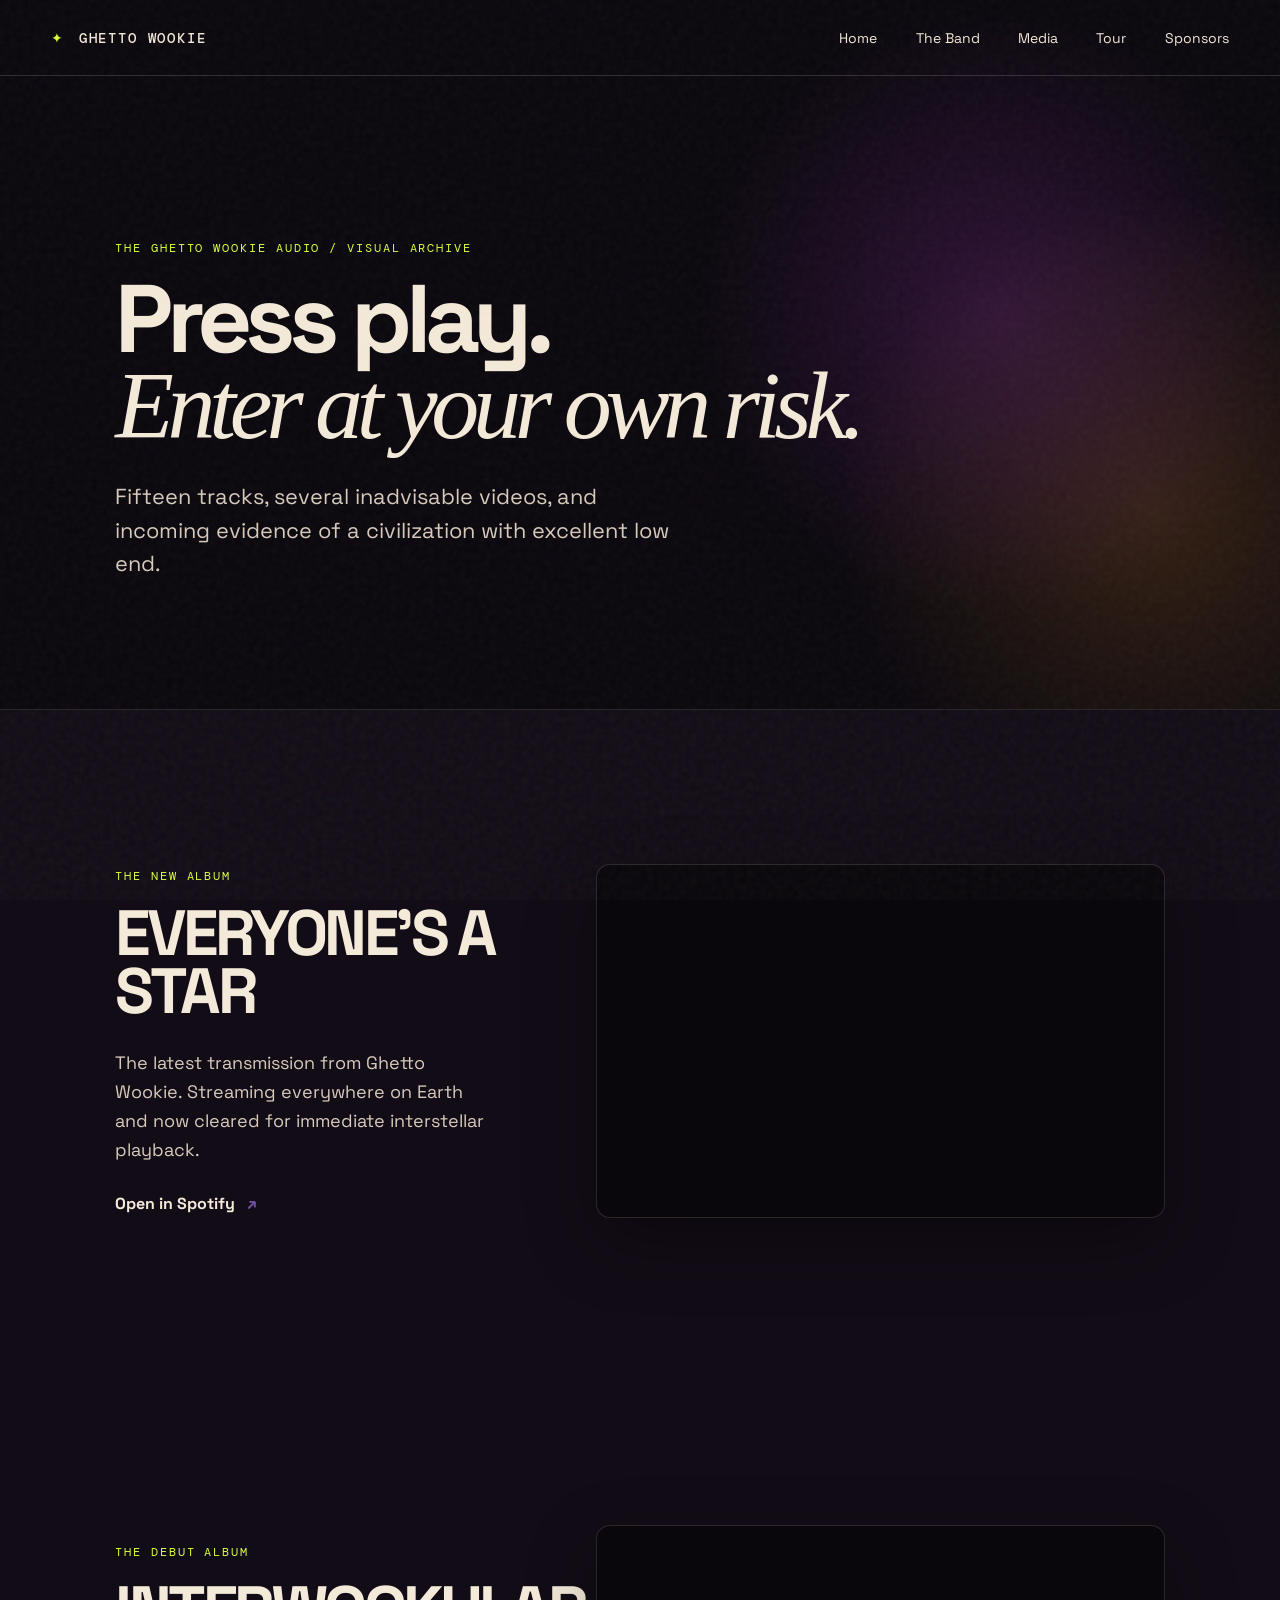
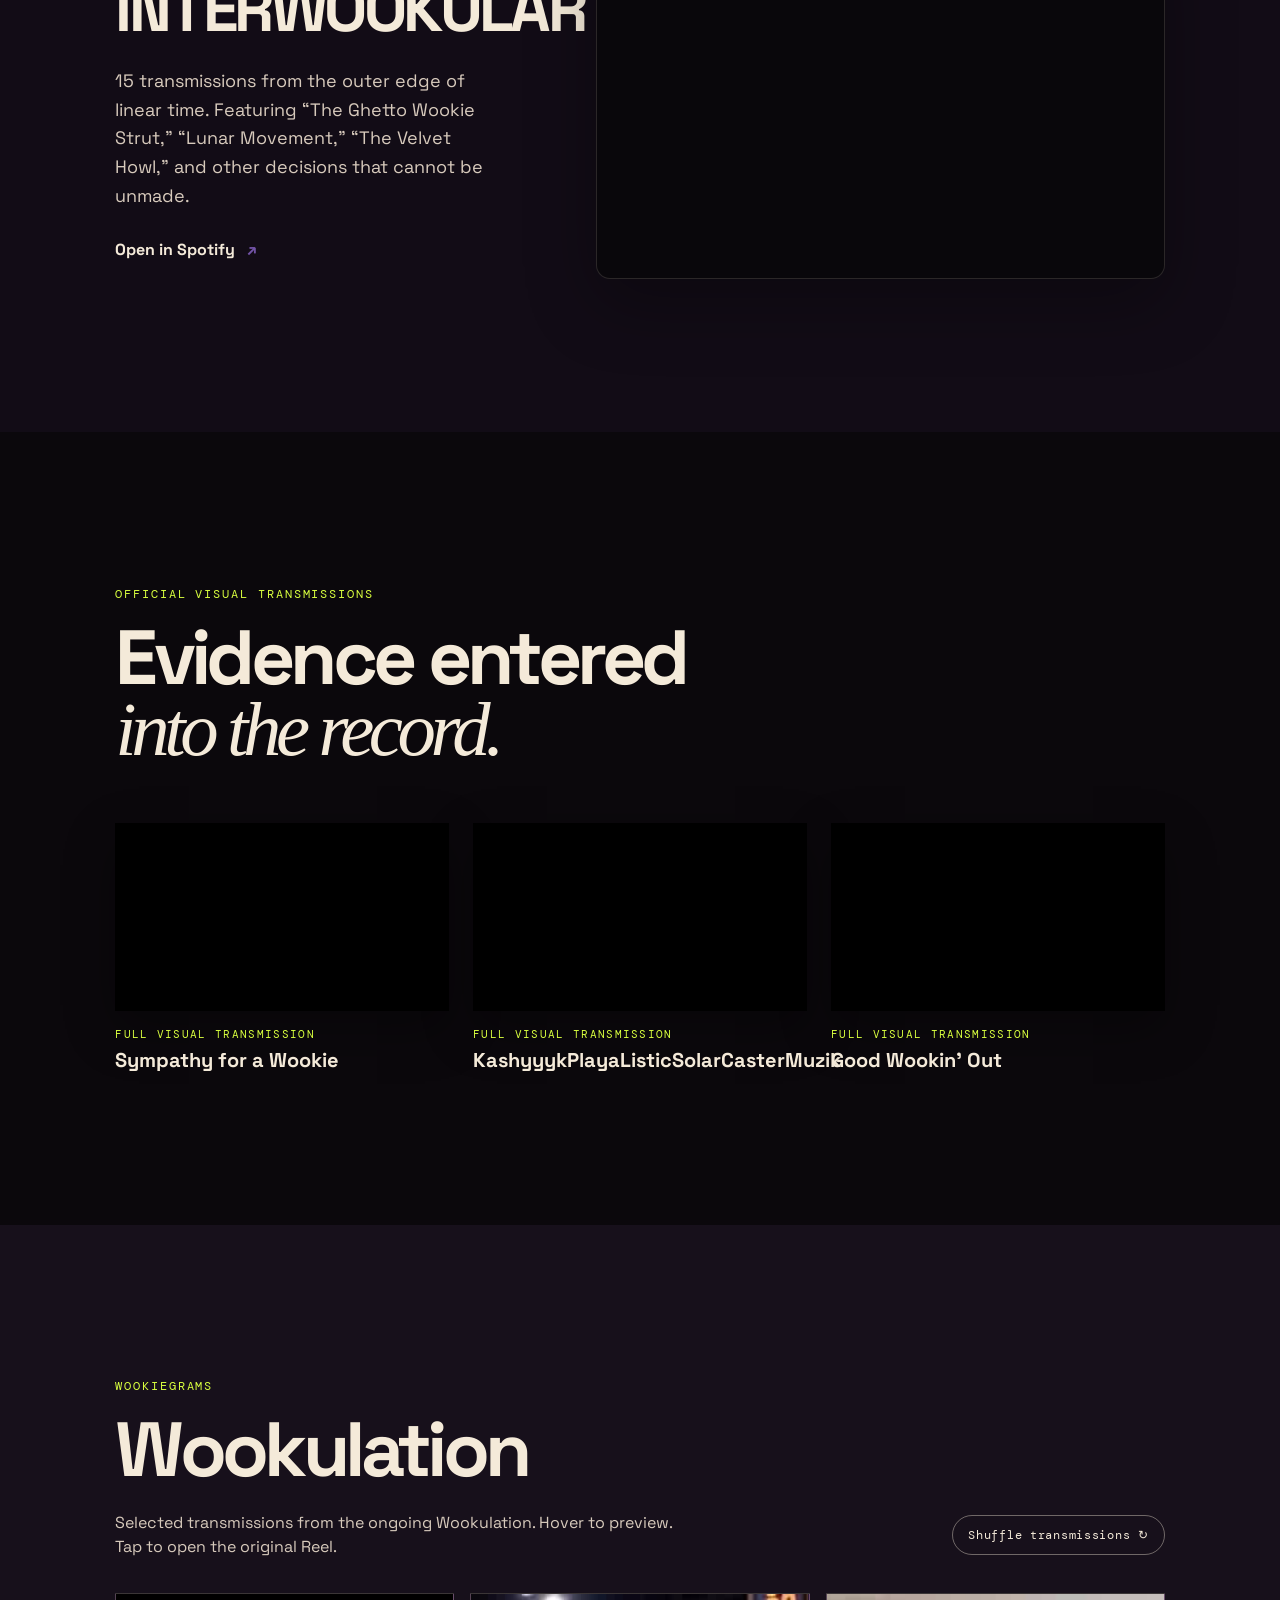
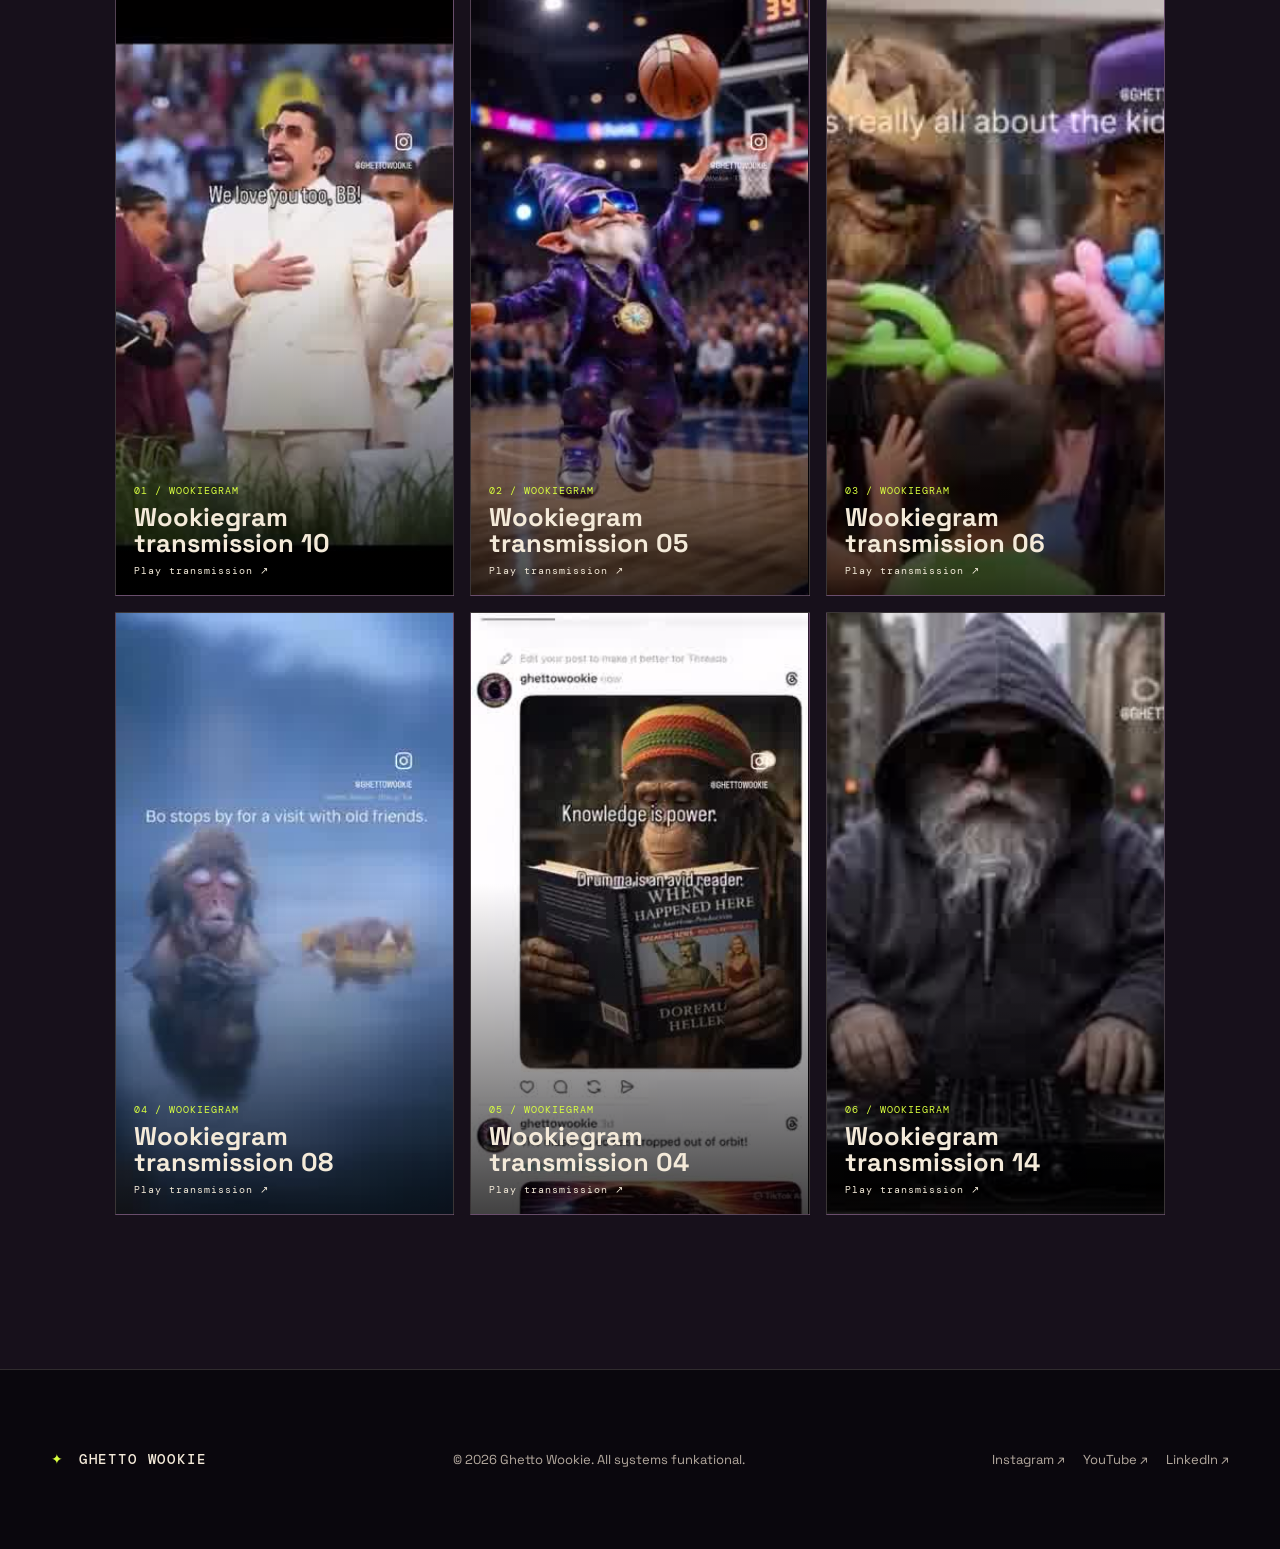
<file: media.html>
<!doctype html>
<html lang="en">
<head>
  <meta charset="utf-8">
  <meta name="viewport" content="width=device-width, initial-scale=1">
  <title>Media | Ghetto Wookie</title>
  <meta name="description" content="Listen to Everyone’s a Star and INTERWOOKULAR, and watch official transmissions from Ghetto Wookie.">
  <link rel="preconnect" href="https://fonts.googleapis.com">
  <link rel="preconnect" href="https://fonts.gstatic.com" crossorigin>
  <link href="https://fonts.googleapis.com/css2?family=DM+Mono:wght@400;500&family=Space+Grotesk:wght@400;500;600;700&display=swap" rel="stylesheet">
  <link rel="stylesheet" href="css/site.css?v=18">
</head>
<body class="media-page">
  <div class="grain" aria-hidden="true"></div>
  <header class="site-header">
    <a class="wordmark" href="index.html" aria-label="Ghetto Wookie home"><span class="wordmark-star">✦</span> GHETTO WOOKIE</a>
    <button class="menu-toggle" type="button" aria-expanded="false" aria-controls="site-nav">Menu</button>
    <nav id="site-nav" class="site-nav" aria-label="Primary navigation">
      <a href="index.html">Home</a>
      <a href="about.html">The Band</a>
      <a href="media.html" aria-current="page">Media</a>
      <a href="invasions.html">Tour</a>
      <a href="sponsors.html">Sponsors</a>
    </nav>
  </header>

  <main>
    <section class="media-masthead">
      <p class="eyebrow">THE GHETTO WOOKIE AUDIO / VISUAL ARCHIVE</p>
      <h1>Press play.<br><em>Enter at your own risk.</em></h1>
      <p>Fifteen tracks, several inadvisable videos, and incoming evidence of a civilization with excellent low end.</p>
    </section>

    <section class="album-feature section" aria-labelledby="everyone-star-album-title">
      <div class="album-copy">
        <p class="eyebrow">THE NEW ALBUM</p>
        <h2 id="everyone-star-album-title">EVERYONE’S A STAR</h2>
        <p>The latest transmission from Ghetto Wookie. Streaming everywhere on Earth and now cleared for immediate interstellar playback.</p>
        <a class="text-link" href="https://open.spotify.com/album/3wlA4i3I9kk13yiiLXvqPC" target="_blank" rel="noreferrer">Open in Spotify <span>↗</span></a>
      </div>
      <div class="spotify-player">
        <iframe src="https://open.spotify.com/embed/album/3wlA4i3I9kk13yiiLXvqPC?utm_source=generator" title="Everyone's a Star by Ghetto Wookie on Spotify" loading="lazy" allow="autoplay; clipboard-write; encrypted-media; fullscreen; picture-in-picture"></iframe>
      </div>
    </section>

    <section class="album-feature section" aria-labelledby="album-title">
      <div class="album-copy">
        <p class="eyebrow">THE DEBUT ALBUM</p>
        <h2 id="album-title">INTERWOOKULAR</h2>
        <p>15 transmissions from the outer edge of linear time. Featuring “The Ghetto Wookie Strut,” “Lunar Movement,” “The Velvet Howl,” and other decisions that cannot be unmade.</p>
        <a class="text-link" href="https://open.spotify.com/album/46XyFQbFkxOBie2ot6r4iC" target="_blank" rel="noreferrer">Open in Spotify <span>↗</span></a>
      </div>
      <div class="spotify-player">
        <iframe src="https://open.spotify.com/embed/album/46XyFQbFkxOBie2ot6r4iC?utm_source=generator" title="INTERWOOKULAR by Ghetto Wookie on Spotify" loading="lazy" allow="autoplay; clipboard-write; encrypted-media; fullscreen; picture-in-picture"></iframe>
      </div>
    </section>

    <section class="official-visuals section" aria-labelledby="visual-title">
      <div class="media-heading">
        <p class="eyebrow">OFFICIAL VISUAL TRANSMISSIONS</p>
        <h2 id="visual-title">Evidence entered<br><em>into the record.</em></h2>
      </div>
      <div class="video-rack">
        <article class="video-card video-feature">
          <div class="video-frame wide"><iframe src="https://www.youtube.com/embed/150rQAsqu8g" title="Sympathy for a Wookie — Ghetto Wookie" loading="lazy" allow="accelerometer; autoplay; clipboard-write; encrypted-media; gyroscope; picture-in-picture; web-share" allowfullscreen></iframe></div>
          <p class="video-meta">FULL VISUAL TRANSMISSION</p>
          <h3>Sympathy for a Wookie</h3>
        </article>
        <article class="video-card video-feature">
          <div class="video-frame wide"><iframe src="https://www.youtube.com/embed/QfmDjiqJ218?si=-lm8_SXD6GSgTxKf" title="KashyyykPlayaListicSolarCasterMuzik — Ghetto Wookie" loading="lazy" allow="accelerometer; autoplay; clipboard-write; encrypted-media; gyroscope; picture-in-picture; web-share" allowfullscreen></iframe></div>
          <p class="video-meta">FULL VISUAL TRANSMISSION</p>
          <h3>KashyyykPlayaListicSolarCasterMuzik</h3>
        </article>
        <article class="video-card video-feature">
          <div class="video-frame wide"><iframe src="https://www.youtube.com/embed/tXX48NzWx98" title="Good Wookin' Out — Ghetto Wookie" loading="lazy" allow="accelerometer; autoplay; clipboard-write; encrypted-media; gyroscope; picture-in-picture; web-share" allowfullscreen></iframe></div>
          <p class="video-meta">FULL VISUAL TRANSMISSION</p>
          <h3>Good Wookin' Out</h3>
        </article>
      </div>
    </section>

    <section class="wookiegrams section" aria-labelledby="wookiegrams-title">
      <div class="media-heading">
        <p class="eyebrow">WOOKIEGRAMS</p>
        <h2 id="wookiegrams-title">Wookulation</h2>
      </div>
      <div class="instagram-feed-tools"><p>Selected transmissions from the ongoing Wookulation. Hover to preview. Tap to open the original Reel.</p><button class="feed-refresh" type="button" data-feed-refresh>Shuffle transmissions <span>↻</span></button></div>
      <div class="instagram-grid" data-instagram-feed aria-live="polite"></div>
      <noscript><p class="instagram-noscript">The visual feed requires JavaScript. Visit <a href="https://www.instagram.com/ghettowookie/" target="_blank" rel="noreferrer">@ghettowookie on Instagram ↗</a>.</p></noscript>
    </section>
  </main>

  <footer>
    <a class="wordmark" href="index.html"><span class="wordmark-star">✦</span> GHETTO WOOKIE</a>
    <p>© 2026 Ghetto Wookie. All systems funkational.</p>
    <div><a href="https://www.instagram.com/ghettowookie/" target="_blank" rel="noreferrer">Instagram ↗</a><a href="https://www.youtube.com/channel/UCMTA7sQMYckZrdn3FC0UUag" target="_blank" rel="noreferrer">YouTube ↗</a><a href="https://www.linkedin.com/company/112707297/" target="_blank" rel="noreferrer">LinkedIn ↗</a></div>
  </footer>
  <script src="js/site.js?v=4"></script>
</body>
</html>
</file>
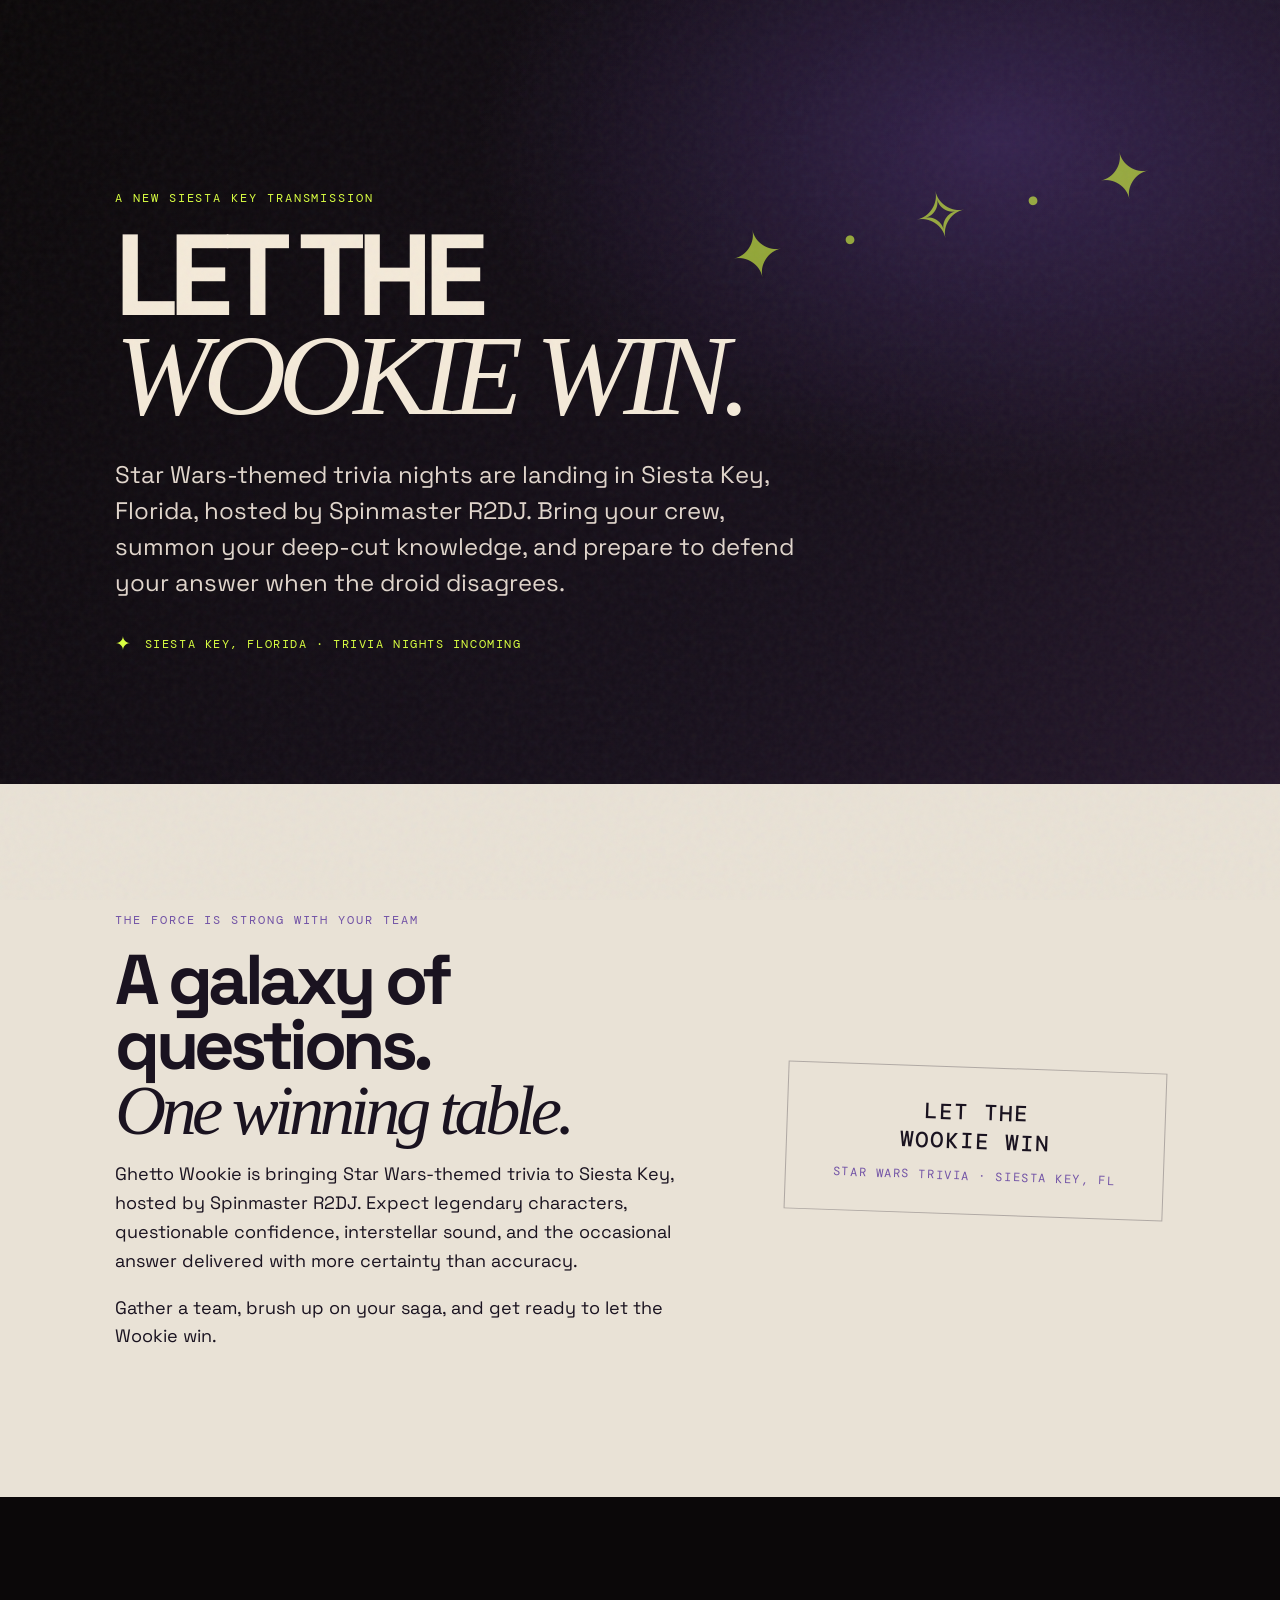
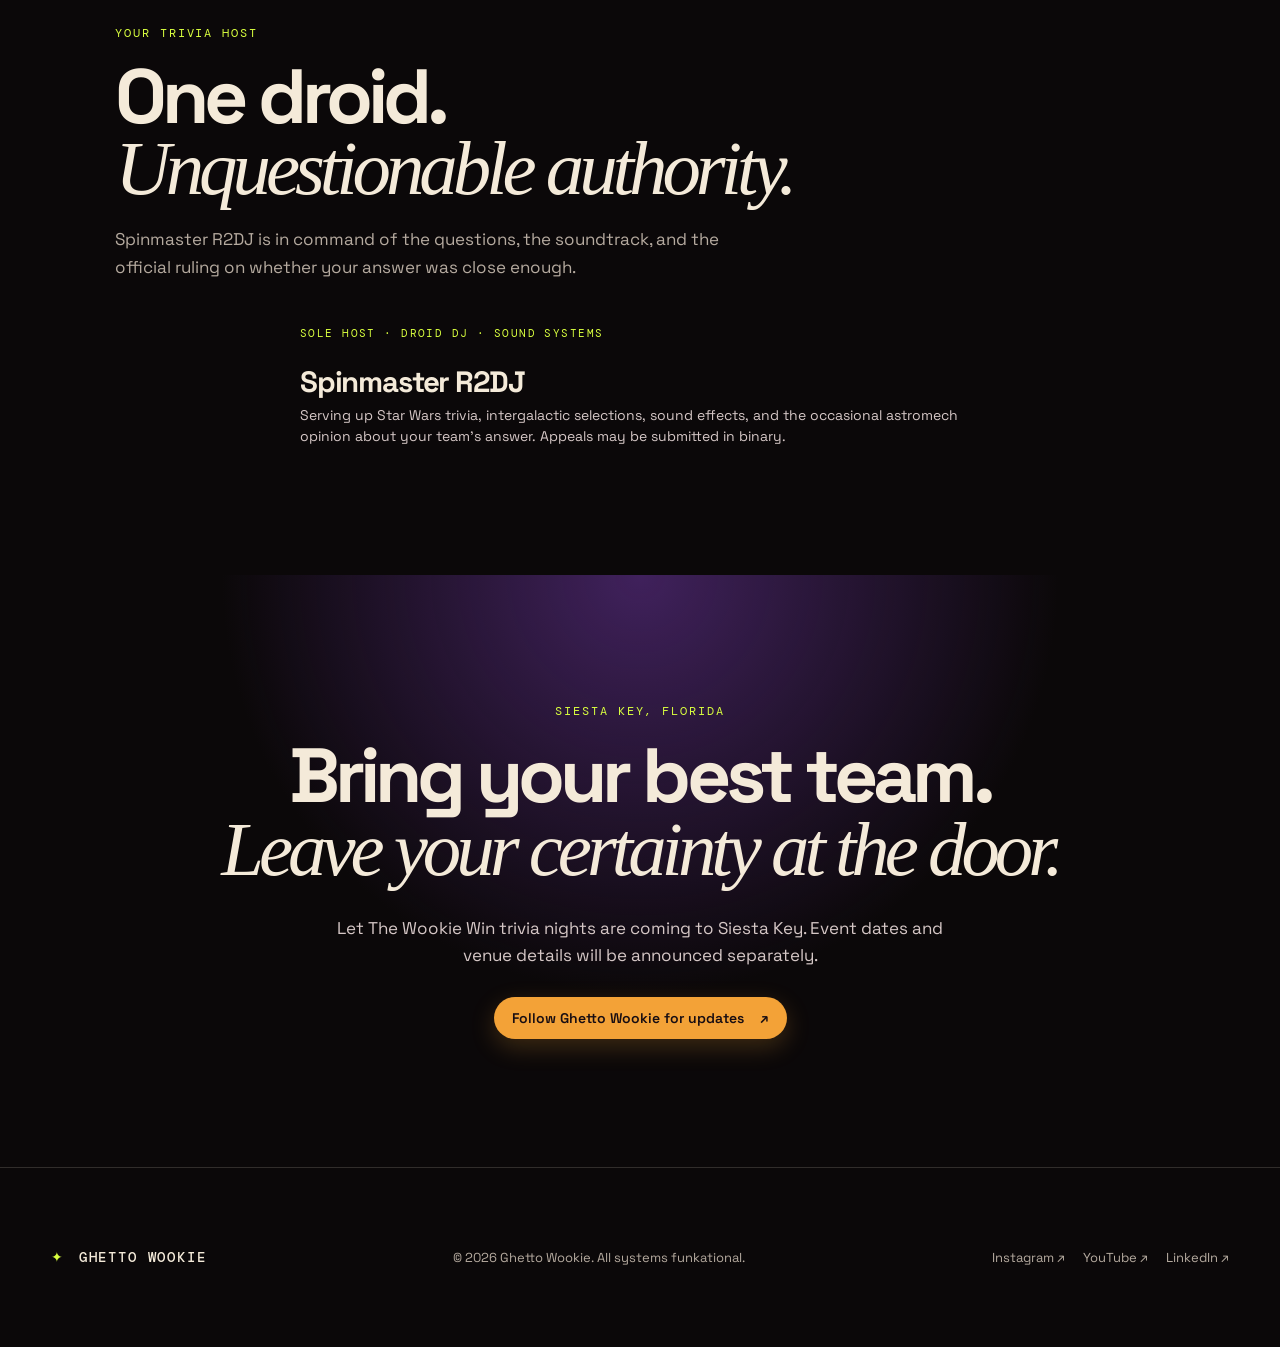
<file: trivia.html>
<!doctype html>
<html lang="en">
<head>
  <meta charset="utf-8">
  <meta name="viewport" content="width=device-width, initial-scale=1">
  <title>Let The Wookie Win Trivia Nights | Ghetto Wookie</title>
  <meta name="description" content="Star Wars-themed trivia nights are coming to Siesta Key, Florida, hosted by Ghetto Wookie and Spinmaster R2DJ.">
  <link rel="preconnect" href="https://fonts.googleapis.com">
  <link rel="preconnect" href="https://fonts.gstatic.com" crossorigin>
  <link href="https://fonts.googleapis.com/css2?family=DM+Mono:wght@400;500&family=Space+Grotesk:wght@400;500;600;700&display=swap" rel="stylesheet">
  <link rel="stylesheet" href="css/site.css?v=19">
  <style>
    .trivia-page { background:#0b0809; }
    .trivia-masthead {
      position:relative;
      overflow:hidden;
      padding:clamp(110px,15vw,190px) clamp(22px,9vw,150px) clamp(78px,10vw,130px);
      background:radial-gradient(ellipse at 78% 18%,rgba(157,100,255,.23),transparent 37%),linear-gradient(130deg,#0b0809 0%,#17101b 65%,#24172b 100%);
    }
    .trivia-masthead::after {
      content:"✦  ·  ✧  ·  ✦";
      position:absolute;
      right:clamp(20px,8vw,125px);
      top:22%;
      color:rgba(217,255,63,.62);
      font-size:clamp(28px,5vw,64px);
      letter-spacing:.35em;
      transform:rotate(-12deg);
      pointer-events:none;
    }
    .trivia-masthead h1 { max-width:950px; margin:0; font-size:clamp(52px,9vw,132px); line-height:.86; letter-spacing:-.075em; }
    .trivia-masthead h1 em { font-family:Georgia,serif; font-weight:400; letter-spacing:-.07em; }
    .trivia-masthead .trivia-deck { max-width:680px; margin:32px 0 0; color:#e1d6cc; font-size:clamp(18px,2vw,24px); line-height:1.5; }
    .trivia-location { display:flex; gap:12px; align-items:center; margin-top:30px; color:var(--acid); font:12px "DM Mono",monospace; letter-spacing:.13em; text-transform:uppercase; }
    .trivia-location span:first-child { font-size:19px; }
    .trivia-section { padding:clamp(75px,10vw,135px) clamp(22px,9vw,150px); }
    .trivia-announcement { display:grid; grid-template-columns:minmax(0,1.2fr) minmax(250px,.8fr); gap:clamp(35px,8vw,120px); align-items:center; background:#e9e2d6; color:#1a1320; }
    .trivia-announcement .eyebrow { color:#7253a6; }
    .trivia-announcement h2 { margin:0; font-size:clamp(39px,5.5vw,82px); line-height:.92; letter-spacing:-.065em; }
    .trivia-announcement h2 em { font-family:Georgia,serif; font-weight:400; }
    .trivia-announcement p:not(.eyebrow) { max-width:620px; font-size:18px; line-height:1.6; }
    .trivia-stamp { border:1px solid rgba(26,19,32,.28); padding:30px; text-align:center; transform:rotate(2deg); }
    .trivia-stamp strong { display:block; font:500 clamp(16px,2vw,22px) "DM Mono",monospace; letter-spacing:.09em; text-transform:uppercase; }
    .trivia-stamp span { display:block; margin-top:12px; color:#7253a6; font:12px "DM Mono",monospace; letter-spacing:.13em; text-transform:uppercase; }
    .trivia-roster-heading { max-width:760px; margin-bottom:45px; }
    .trivia-roster-heading h2 { margin:0; font-size:clamp(42px,6vw,82px); line-height:.92; letter-spacing:-.065em; }
    .trivia-roster-heading h2 em { font-family:Georgia,serif; font-weight:400; }
    .trivia-roster-heading>p:last-child { max-width:620px; color:var(--muted); font-size:17px; line-height:1.6; margin-top:22px; }
    .trivia-roster { display:grid; grid-template-columns:repeat(3,minmax(0,1fr)); gap:2px; }
    .trivia-roster-featured { grid-template-columns:minmax(0,680px); justify-content:center; }\n    .trivia-roster-featured .trivia-host { min-height:270px; padding:clamp(25px,5vw,54px); }\n    .trivia-host { min-height:210px; padding:25px; display:flex; flex-direction:column; justify-content:flex-end; background:#24172b; border-top:2px solid var(--violet); }
    .trivia-host:nth-child(2),.trivia-host:nth-child(6) { background:#302218; border-color:var(--gold); }
    .trivia-host:nth-child(3),.trivia-host:nth-child(7) { background:#1d2736; border-color:var(--acid); }
    .trivia-host:nth-child(4) { background:#1d473d; }
    .trivia-host:nth-child(5) { background:#30274a; }
    .trivia-host .host-role { margin:0 0 auto; color:var(--acid); font:11px "DM Mono",monospace; letter-spacing:.13em; text-transform:uppercase; }
    .trivia-host h3 { margin:28px 0 8px; font-size:clamp(22px,2.3vw,31px); line-height:.98; letter-spacing:-.04em; }
    .trivia-host p:last-child { margin:0; color:#d5c7c6; font-size:14px; line-height:1.5; }
    .trivia-final { text-align:center; background:radial-gradient(circle at 50% 0,#40215c,transparent 48%),#0b0809; }
    .trivia-final h2 { max-width:900px; margin:0 auto 28px; font-size:clamp(39px,6vw,82px); line-height:.95; letter-spacing:-.065em; }
    .trivia-final h2 em { font-family:Georgia,serif; font-weight:400; }
    .trivia-final>p:not(.eyebrow) { max-width:620px; margin:0 auto 28px; color:#d5c7c6; font-size:17px; line-height:1.6; }
    @media(max-width:760px) {
      .trivia-masthead::after { top:11%; right:20px; opacity:.55; }
      .trivia-announcement { grid-template-columns:1fr; }
      .trivia-stamp { max-width:420px; }
      .trivia-roster { grid-template-columns:1fr 1fr; }
      .trivia-host { min-height:190px; padding:18px; }
    }
    @media(max-width:480px) { .trivia-roster { grid-template-columns:1fr; } }
  </style>
</head>
<body class="trivia-page">
  <div class="grain" aria-hidden="true"></div>

  <main>
    <section class="trivia-masthead">
      <p class="eyebrow">A NEW SIESTA KEY TRANSMISSION</p>
      <h1>LET THE<br><em>WOOKIE WIN.</em></h1>
      <p class="trivia-deck">Star Wars-themed trivia nights are landing in Siesta Key, Florida, hosted by Spinmaster R2DJ. Bring your crew, summon your deep-cut knowledge, and prepare to defend your answer when the droid disagrees.</p>
      <div class="trivia-location"><span aria-hidden="true">✦</span><span>Siesta Key, Florida · Trivia nights incoming</span></div>
    </section>

    <section class="trivia-announcement trivia-section" aria-labelledby="trivia-announcement-title">
      <div>
        <p class="eyebrow">THE FORCE IS STRONG WITH YOUR TEAM</p>
        <h2 id="trivia-announcement-title">A galaxy of questions.<br><em>One winning table.</em></h2>
        <p>Ghetto Wookie is bringing Star Wars-themed trivia to Siesta Key, hosted by Spinmaster R2DJ. Expect legendary characters, questionable confidence, interstellar sound, and the occasional answer delivered with more certainty than accuracy.</p>
        <p>Gather a team, brush up on your saga, and get ready to let the Wookie win.</p>
      </div>
      <div class="trivia-stamp" aria-label="Let the Wookie Win, Star Wars trivia nights, Siesta Key, Florida">
        <strong>Let The<br>Wookie Win</strong>
        <span>Star Wars Trivia · Siesta Key, FL</span>
      </div>
    </section>

    <section class="trivia-section" aria-labelledby="trivia-roster-title">
      <div class="trivia-roster-heading">
        <p class="eyebrow">YOUR TRIVIA HOST</p>
        <h2 id="trivia-roster-title">One droid.<br><em>Unquestionable authority.</em></h2>
        <p>Spinmaster R2DJ is in command of the questions, the soundtrack, and the official ruling on whether your answer was close enough.</p>
      </div>
      <div class="trivia-roster trivia-roster-featured">
        <article class="trivia-host"><p class="host-role">Sole host · droid DJ · sound systems</p><h3>Spinmaster R2DJ</h3><p>Serving up Star Wars trivia, intergalactic selections, sound effects, and the occasional astromech opinion about your team's answer. Appeals may be submitted in binary.</p></article>
      </div>
    </section>
    <section class="trivia-final trivia-section">
      <p class="eyebrow">SIESTA KEY, FLORIDA</p>
      <h2>Bring your best team.<br><em>Leave your certainty at the door.</em></h2>
      <p>Let The Wookie Win trivia nights are coming to Siesta Key. Event dates and venue details will be announced separately.</p>
      <a class="button button-gold" href="https://www.instagram.com/ghettowookie/" target="_blank" rel="noreferrer">Follow Ghetto Wookie for updates <span>↗</span></a>
    </section>
  </main>

  <footer>
    <a class="wordmark" href="index.html"><span class="wordmark-star">✦</span> GHETTO WOOKIE</a>
    <p>© 2026 Ghetto Wookie. All systems funkational.</p>
    <div><a href="https://www.instagram.com/ghettowookie/" target="_blank" rel="noreferrer">Instagram ↗</a><a href="https://www.youtube.com/channel/UCMTA7sQMYckZrdn3FC0UUag" target="_blank" rel="noreferrer">YouTube ↗</a><a href="https://www.linkedin.com/company/112707297/" target="_blank" rel="noreferrer">LinkedIn ↗</a></div>
  </footer>
  <script src="js/site.js?v=6"></script>
</body>
</html>
</file>
<file: css/site.css>
:root{--ink:#0b0809;--cream:#f4ead9;--acid:#d9ff3f;--violet:#9d64ff;--lilac:#cbb7ed;--gold:#efb73f;--muted:#b5aa9f}*{box-sizing:border-box}html{scroll-behavior:smooth}body{margin:0;background:var(--ink);color:var(--cream);font-family:"Space Grotesk",sans-serif}.grain{position:fixed;inset:0;pointer-events:none;z-index:20;opacity:.13;background-image:url("data:image/svg+xml,%3Csvg viewBox='0 0 180 180' xmlns='http://www.w3.org/2000/svg'%3E%3Cfilter id='n'%3E%3CfeTurbulence type='fractalNoise' baseFrequency='.8' numOctaves='4' stitchTiles='stitch'/%3E%3C/filter%3E%3Crect width='100%25' height='100%25' filter='url(%23n)' opacity='.36'/%3E%3C/svg%3E")}.site-header{height:76px;display:flex;align-items:center;justify-content:space-between;padding:0 clamp(22px,4vw,70px);border-bottom:1px solid rgba(244,234,217,.16);position:absolute;z-index:5;width:100%;top:0}.wordmark{color:var(--cream);font-family:"DM Mono",monospace;font-size:14px;font-weight:500;letter-spacing:.13em;text-decoration:none;white-space:nowrap}.wordmark-star{color:var(--acid);padding-right:4px}.site-nav{display:flex;gap:clamp(18px,3vw,43px);align-items:center}.site-nav a{color:var(--cream);font-size:14px;text-decoration:none}.site-nav a:hover,.site-nav a:focus-visible,.text-link:hover{color:var(--acid)}.site-nav .nav-shop{border:1px solid rgba(244,234,217,.42);border-radius:99px;padding:9px 14px}.menu-toggle{display:none}.hero{height:min(860px,100vh);min-height:680px;position:relative;display:flex;align-items:end;overflow:hidden}.hero-image{position:absolute;inset:0;background-image:url("https://img1.wsimg.com/isteam/ip/06022377-7dc8-4758-977a-d4a525076df2/instudio.png/:/cr=t:0%25,l:0%25,w:100%25,h:100%25/rs=w:1535,m");background-size:cover;background-position:center}.hero-shadow{position:absolute;inset:0;background:linear-gradient(90deg,rgba(8,6,8,.76) 0%,rgba(8,6,8,.46) 35%,rgba(8,6,8,.16) 70%,rgba(8,6,8,.04)),linear-gradient(0deg,rgba(8,6,8,.66),transparent 58%)}.hero-copy{position:relative;z-index:1;max-width:820px;margin:0 clamp(22px,9vw,150px) clamp(100px,11vw,150px)}.eyebrow{font-family:"DM Mono",monospace;font-size:12px;letter-spacing:.16em;color:var(--acid);margin:0 0 20px}.hero h1,.section h2{font-size:clamp(45px,6.2vw,96px);line-height:.94;letter-spacing:-.06em;margin:0}.hero h1 em,.section h2 em{font-family:Georgia,serif;font-weight:400;letter-spacing:-.07em}.hero-deck{max-width:500px;color:#eee3d4;font-size:clamp(16px,1.4vw,20px);line-height:1.55;margin:29px 0}.hero-actions{display:flex;gap:12px;flex-wrap:wrap}.button{font-weight:600;text-decoration:none;font-size:14px;border-radius:99px;padding:14px 21px;display:inline-flex;gap:16px;align-items:center;transition:transform .2s,background .2s}.button:hover{transform:translateY(-3px)}.button-gold{background:var(--acid);color:#101008}.button-ghost{border:1px solid rgba(244,234,217,.64);color:var(--cream)}.hero-foot{z-index:1;position:absolute;bottom:27px;left:clamp(22px,4vw,70px);right:clamp(22px,4vw,70px);font:11px "DM Mono",monospace;letter-spacing:.09em;color:#d7cabc;display:flex;justify-content:space-between}.section{padding:clamp(90px,12vw,185px) clamp(22px,9vw,150px)}.hand{background:#140d18;display:grid;grid-template-columns:minmax(250px,.75fr) minmax(450px,1.25fr);gap:clamp(50px,8vw,130px)}.section-intro{max-width:440px}.section-intro h2{font-size:clamp(43px,4.4vw,72px)}.section-intro>p:last-child{color:var(--muted);font-size:17px;line-height:1.55;margin-top:25px}.member-grid{display:grid;grid-template-columns:repeat(2,minmax(180px,1fr));gap:2px}.member{min-height:212px;padding:21px;background:#24172b;display:flex;flex-direction:column;justify-content:end;transition:background .3s,transform .3s}.member:hover{background:#59367a;transform:translateY(-5px)}.member:nth-child(2){background:#3a281c}.member:nth-child(3){background:#4b3766}.member:nth-child(4){background:#1d473d}.member:nth-child(5){background:#30274a;grid-column:span 2}.member span{font:12px "DM Mono",monospace;letter-spacing:.1em;color:var(--acid);margin-bottom:auto}.member h3{font-size:28px;line-height:.96;letter-spacing:-.055em;margin:0}.member p{margin:10px 0 0;color:#d5c7c6;font-size:14px}.invasion{display:grid;grid-template-columns:minmax(300px,1fr) minmax(300px,1fr);gap:clamp(50px,10vw,160px);align-items:center;background:#e9e2d6;color:#1a1320}.invasion .eyebrow{color:#7253a6}.invasion h2{font-size:clamp(44px,4.8vw,80px)}.invasion-copy>p{font-size:18px;line-height:1.55;max-width:510px}.invasion-art{aspect-ratio:1;background:radial-gradient(circle at center,#ad74fb 0 4%,transparent 4.4%),radial-gradient(circle at center,#1a1320 0 24%,#4b276b 24.4% 25%,transparent 25.4%),#1a1320;position:relative;border-radius:50%;display:grid;place-items:center;box-shadow:inset 0 0 0 20px #7253a6}.invasion-art span{color:var(--cream);font:700 clamp(60px,9vw,140px)/1 "DM Mono",monospace;letter-spacing:-.18em;z-index:1}.orbit{position:absolute;border:1px solid var(--acid);border-radius:50%;inset:13%;transform:rotate(-28deg)}.orbit:after{content:"";position:absolute;width:13px;height:13px;background:var(--acid);border-radius:50%;top:13%;right:3%}.orbit-two{inset:28%;transform:rotate(47deg);border-color:#f0b34c}.dates{margin:36px 0 25px;border-top:1px solid #bcb3a8}.dates div{padding:13px 0;border-bottom:1px solid #bcb3a8;display:flex;gap:25px}.dates b{font:12px "DM Mono",monospace;letter-spacing:.08em;color:#7253a6;min-width:64px}.text-link{color:inherit;font-weight:700;text-decoration:none}.text-link span{color:#7253a6;margin-left:8px}.transmission{text-align:center;background:radial-gradient(circle at 50% 0,#40215c,transparent 48%),#0b0809;padding-block:clamp(105px,15vw,220px)}.transmission blockquote{font-size:clamp(38px,5vw,79px);letter-spacing:-.06em;line-height:1;margin:0 auto 23px;max-width:1000px}.transmission blockquote em{font-family:Georgia,serif;font-weight:400}.quote-source{font:12px "DM Mono",monospace;letter-spacing:.12em;color:var(--muted);margin:0 0 37px}footer{min-height:180px;border-top:1px solid rgba(244,234,217,.16);padding:38px clamp(22px,4vw,70px);display:flex;justify-content:space-between;align-items:center;gap:20px}footer p,footer a:not(.wordmark){font-size:13px;color:var(--muted);text-decoration:none}footer div{display:flex;gap:18px}@media (max-width:760px){.site-header{height:65px}.menu-toggle{display:block;background:transparent;color:var(--cream);border:0;text-transform:uppercase;font:12px "DM Mono",monospace;letter-spacing:.1em}.site-nav{display:none;position:absolute;top:65px;left:0;right:0;padding:25px;background:#17101b;border-bottom:1px solid rgba(244,234,217,.18);flex-direction:column;align-items:flex-start;gap:22px}.site-nav.open{display:flex}.hero{min-height:640px;height:100svh}.hero-image{background-position:58% center}.hero-copy{margin-bottom:96px}.hero-foot{bottom:22px}.hero-foot span:last-child{display:none}.hand,.invasion{grid-template-columns:1fr}.member-grid{grid-template-columns:1fr 1fr}.invasion-art{width:min(83vw,420px);justify-self:center}.section{padding-block:88px}footer{align-items:flex-start;flex-direction:column;gap:11px}.hero h1{font-size:clamp(43px,12.5vw,66px)}}
/* Tighter hero for the rebuilt canonical band portrait. */
.hero{height:clamp(550px,72svh,690px);min-height:550px}.hero-copy{margin-bottom:clamp(78px,9vw,112px)}.member span{display:none}.member{justify-content:flex-end}.member h3{margin-top:auto}@media (max-width:760px){.hero{height:74svh;min-height:540px}.hero-copy{margin-bottom:80px}}

/* Magazine-portrait treatment for the Hand. Temporary source crops will be replaced by the finalized canonical portrait set. */
.member{padding:0;min-height:300px;background:#1c151e!important;overflow:hidden}.member .portrait{height:210px;background-image:linear-gradient(0deg,rgba(11,8,9,.05),rgba(11,8,9,.05)),url("https://img1.wsimg.com/isteam/ip/06022377-7dc8-4758-977a-d4a525076df2/instudio.png/:/cr=t:0%25,l:0%25,w:100%25,h:100%25/rs=w:1535,m");background-size:500% auto;background-repeat:no-repeat;border-bottom:1px solid rgba(244,234,217,.14);filter:saturate(.9) contrast(1.07);transition:transform .35s}.member:hover .portrait{transform:scale(1.035)}.member h3,.member p{padding:0 20px}.member h3{margin:18px 0 0}.member p{margin:8px 0 20px}.member-shag .portrait{background-image:linear-gradient(0deg,rgba(11,8,9,.05),rgba(11,8,9,.05)),url("../assets/images/members/shag-fantastiq.jpg");background-size:cover;background-position:center}.member-bo .portrait{background-image:linear-gradient(0deg,rgba(11,8,9,.05),rgba(11,8,9,.05)),url("../assets/images/members/bodacious-scraggleton.jpg");background-size:cover;background-position:center}.member-luna .portrait{background-image:linear-gradient(0deg,rgba(11,8,9,.05),rgba(11,8,9,.05)),url("../assets/images/members/luna-voce.jpg");background-size:cover;background-position:center}.member-drumma .portrait{background-image:linear-gradient(0deg,rgba(11,8,9,.05),rgba(11,8,9,.05)),url("../assets/images/members/drumma-kaan.jpg");background-size:cover;background-position:center}.member-gnome .portrait{background-image:linear-gradient(0deg,rgba(11,8,9,.05),rgba(11,8,9,.05)),url("../assets/images/members/dj-astrognome.jpg");background-size:cover;background-position:center}@media(max-width:760px){.member{min-height:250px}.member .portrait{height:155px}}

/* Composition refinements. */
.member .portrait{filter:saturate(.96) contrast(1.04)}.member-shag .portrait{background-position:center 35%}.member-bo .portrait{background-position:center 34%}.member-luna .portrait{background-position:center 35%}.member-drumma .portrait{background-position:center 32%}.member-gnome .portrait{background-position:center 32%}

/* Gary does not join the Hand; he keeps it moving. */
.member:nth-child(5){grid-column:span 1!important}.member-gary .portrait{background-image:linear-gradient(0deg,rgba(11,8,9,.08),rgba(11,8,9,.08)),url("../assets/images/members/gary-road-guy.jpg");background-size:cover;background-position:center 28%}

.member-grid{grid-auto-flow:row dense}

@media (min-width:761px){.member-gnome{grid-column:1;grid-row:3}.member-gary{grid-column:2;grid-row:3}}

/* Meet the Hand editorial biography page. */
.site-header-solid{position:relative;background:#0b0809}.back-home{color:var(--cream);font:12px "DM Mono",monospace;letter-spacing:.08em;text-decoration:none}.back-home:hover{color:var(--acid)}.about-page{background:#0b0809}.about-hero{padding:clamp(95px,13vw,175px) clamp(22px,9vw,150px) clamp(78px,10vw,130px);max-width:1150px}.about-hero h1{font-size:clamp(52px,8vw,124px);line-height:.88;letter-spacing:-.07em;margin:0}.about-hero h1 em{font-family:Georgia,serif;font-weight:400}.about-hero>p:last-child{max-width:780px;color:#d5c7c6;font-size:clamp(17px,1.6vw,22px);line-height:1.6;margin:34px 0 0}.bio-list{padding:0 clamp(22px,9vw,150px) clamp(90px,13vw,180px)}.bio{display:grid;grid-template-columns:minmax(260px,.85fr) minmax(300px,1.15fr);gap:clamp(40px,8vw,130px);align-items:center;padding:clamp(54px,8vw,112px) 0;border-top:1px solid rgba(244,234,217,.16);scroll-margin-top:24px}.bio:nth-child(even) .bio-photo{order:2}.bio-photo{min-height:clamp(340px,43vw,610px);background-size:cover;background-position:center 32%;border-radius:2px;box-shadow:0 20px 60px rgba(0,0,0,.35)}.bio-bo .bio-photo{background-image:url("../assets/images/members/bodacious-scraggleton.jpg");background-position:center 30%}.bio-shag .bio-photo{background-image:url("../assets/images/members/shag-fantastiq.jpg");background-position:center 32%}.bio-luna .bio-photo{background-image:url("../assets/images/members/luna-voce.jpg");background-position:center 34%}.bio-drumma .bio-photo{background-image:url("../assets/images/members/drumma-kaan.jpg");background-position:center 28%}.bio-gnome .bio-photo{background-image:url("../assets/images/members/dj-astrognome.jpg");background-position:center 29%}.bio-copy{max-width:660px}.bio-copy h2,.gary-note h2{font-size:clamp(44px,5vw,82px);line-height:.9;letter-spacing:-.065em;margin:0}.bio-copy>p:last-child,.gary-note>p:last-child{color:#d5c7c6;font-size:clamp(16px,1.4vw,20px);line-height:1.65;margin:28px 0 0}.gary-note{margin:0 clamp(22px,9vw,150px) clamp(90px,13vw,180px);padding:clamp(42px,6vw,80px);background:#21152a;max-width:980px}.gary-note h2{font-size:clamp(38px,4.5vw,68px)}.gary-note>p:last-child{max-width:650px}@media(max-width:760px){.site-header-solid{height:65px}.about-hero{padding-top:78px}.bio{grid-template-columns:1fr;gap:28px}.bio:nth-child(even) .bio-photo{order:0}.bio-photo{min-height:390px}.bio-copy h2{font-size:52px}.back-home{font-size:10px}}

.portrait-link{display:block;color:inherit;text-decoration:none}

.legal-video{width:min(850px,100%);aspect-ratio:16/9;margin:0 auto 34px;border:1px solid rgba(244,234,217,.24);box-shadow:0 18px 60px rgba(0,0,0,.35);background:#000}.legal-video iframe{width:100%;height:100%;display:block;border:0}

/* Solar gold buttons and the real Ghetto Wookie tour mark. */
.button-gold{background:#f3a237;color:#170d12;box-shadow:0 8px 24px rgba(243,162,55,.22)}.button-gold:hover{background:#ffc367}.tour-logo{background:#09070b url("../assets/images/ghetto-wookie-logo.jpg") center/cover no-repeat;border-radius:4px;box-shadow:0 20px 58px rgba(0,0,0,.34)}.tour-logo .orbit,.tour-logo span{display:none}

.gary-note{display:grid;grid-template-columns:minmax(200px,.62fr) minmax(280px,1.38fr);gap:clamp(28px,5vw,70px);align-items:center;max-width:1100px}.gary-photo{min-height:330px;background:url("../assets/images/members/gary-road-guy.jpg") center 28%/cover no-repeat}.gary-copy>p:last-child{color:#d5c7c6;font-size:clamp(16px,1.4vw,20px);line-height:1.65;margin:28px 0 0}@media(max-width:760px){.gary-note{grid-template-columns:1fr}.gary-photo{min-height:390px}}

/* Canonical backstage hero and editorial Gary portrait. */
.hero-image{background-image:url("../assets/images/ghetto-wookie-band-hero.jpg");background-position:center;background-size:cover}.hero-shadow{background:linear-gradient(90deg,rgba(8,6,8,.34) 0%,rgba(8,6,8,.16) 36%,rgba(8,6,8,.02) 72%),linear-gradient(0deg,rgba(8,6,8,.34),transparent 55%)}

/* Let the canonical hero image lead. */
@media (min-width:761px){.hero-copy{max-width:480px;margin-left:clamp(22px,7vw,118px)}.hero h1{font-size:clamp(46px,4.1vw,64px);line-height:.92}.hero-deck{max-width:400px;font-size:16px;margin:22px 0}.hero-actions{gap:10px}.button{padding:12px 18px}}

/* Keep the words in the left negative space; let the band own the frame. */
@media (min-width:761px){.hero-copy{max-width:360px;margin-left:clamp(22px,7vw,106px)}.hero h1{font-size:clamp(42px,3.5vw,54px);line-height:.94}.hero-deck{max-width:335px;font-size:15px}.hero-actions{flex-wrap:wrap}.hero-actions .button{padding:11px 16px}}

/* The hero copy deliberately occupies only the unused left third. */
@media (min-width:761px){.hero-copy{max-width:320px;margin-left:clamp(22px,6.5vw,92px)}.hero h1{font-size:clamp(40px,3.1vw,48px)}.hero-deck{max-width:310px}.hero-actions .button{padding:10px 14px;font-size:13px}}

/* Mobile uses a short editorial masthead above the photo, never copy on a face. */
@media (max-width:760px){.hero{height:650px;min-height:650px;display:block;background:#080608}.hero-image{top:312px;background-position:63% center}.hero-shadow{top:312px;background:linear-gradient(180deg,rgba(8,6,8,0) 50%,rgba(8,6,8,.42) 100%)}.hero-copy{position:absolute;top:96px;left:22px;right:22px;max-width:320px;margin:0}.hero h1{font-size:clamp(38px,11vw,46px);line-height:.95}.hero-deck{display:none}.hero-actions{margin-top:16px}.hero-actions .button{padding:10px 14px;font-size:13px}.hero-foot{bottom:18px}}


/* Media archive */
.media-page{background:#0a070d}.media-masthead{min-height:clamp(430px,57svh,620px);padding:clamp(150px,20vw,240px) clamp(22px,9vw,150px) clamp(76px,10vw,130px);background:radial-gradient(circle at 78% 44%,rgba(119,39,137,.32),transparent 28%),radial-gradient(circle at 90% 72%,rgba(231,140,41,.18),transparent 25%),#0a070d;border-bottom:1px solid rgba(244,234,217,.12)}.media-masthead h1{max-width:850px;font-size:clamp(54px,7.5vw,114px);line-height:.9;letter-spacing:-.065em;margin:0}.media-masthead h1 em{font-family:Georgia,serif;font-weight:400}.media-masthead>p:last-child{max-width:580px;color:#d7cabc;font-size:clamp(17px,1.7vw,23px);line-height:1.55;margin:30px 0 0}.album-feature{display:grid;grid-template-columns:minmax(240px,.8fr) minmax(360px,1.2fr);gap:clamp(38px,8vw,120px);align-items:center;background:#120c16}.album-copy h2{font-size:clamp(44px,5vw,78px);line-height:.92;letter-spacing:-.055em;margin:0}.album-copy>p:not(.eyebrow){color:#d7cabc;font-size:18px;line-height:1.6;max-width:500px;margin:28px 0}.spotify-player{background:#09070b;border:1px solid rgba(244,234,217,.14);border-radius:14px;overflow:hidden;box-shadow:0 24px 70px rgba(0,0,0,.3)}.spotify-player iframe{width:100%;height:352px;border:0;display:block}.media-heading{max-width:780px}.media-heading h2{font-size:clamp(46px,6vw,88px);line-height:.92;letter-spacing:-.06em;margin:0}.media-heading h2 em{font-family:Georgia,serif;font-weight:400}.media-heading>p:last-child{max-width:590px;color:#d7cabc;font-size:18px;line-height:1.6;margin:27px 0 0}.official-visuals{background:#0b080c}.video-rack{display:grid;grid-template-columns:minmax(0,1.7fr) minmax(180px,.65fr) minmax(180px,.65fr);gap:22px;margin-top:58px;align-items:start}.video-frame{background:#000;overflow:hidden;box-shadow:0 18px 48px rgba(0,0,0,.32)}.video-frame.wide{aspect-ratio:16/9}.video-frame.short{aspect-ratio:9/16}.video-frame iframe{width:100%;height:100%;border:0;display:block}.video-meta{font:11px "DM Mono",monospace;letter-spacing:.12em;color:var(--acid);margin:16px 0 8px}.video-card h3{font-size:20px;line-height:1.1;margin:0}.wookiegrams{background:#17101b}.instagram-grid{display:grid;grid-template-columns:repeat(4,1fr);gap:16px;margin-top:60px}.instagram-placeholder{min-height:280px;padding:24px;display:flex;flex-direction:column;justify-content:flex-end;text-decoration:none;color:var(--cream);border:1px solid rgba(244,234,217,.2);background:linear-gradient(145deg,rgba(113,58,127,.55),rgba(11,8,12,.92) 64%);transition:transform .2s,border-color .2s}.instagram-placeholder:nth-child(2){background:linear-gradient(145deg,rgba(178,97,35,.48),rgba(11,8,12,.94) 64%)}.instagram-placeholder:nth-child(3){background:linear-gradient(145deg,rgba(39,97,122,.5),rgba(11,8,12,.94) 64%)}.instagram-placeholder:nth-child(4){background:linear-gradient(145deg,rgba(87,42,103,.53),rgba(11,8,12,.94) 64%)}.instagram-placeholder:hover{transform:translateY(-5px);border-color:var(--acid)}.instagram-placeholder span,.instagram-placeholder i{font:11px "DM Mono",monospace;letter-spacing:.09em;color:var(--acid);font-style:normal}.instagram-placeholder strong{font-size:clamp(21px,2vw,30px);line-height:1.02;margin:22px 0}.instagram-placeholder i{color:#d7cabc}
@media(max-width:760px){.media-masthead{min-height:390px;padding-top:128px}.media-masthead h1{font-size:clamp(48px,14vw,69px)}.album-feature{grid-template-columns:1fr}.spotify-player iframe{height:352px}.video-rack{grid-template-columns:1fr 1fr;gap:14px;margin-top:38px}.video-feature{grid-column:1/-1}.instagram-grid{grid-template-columns:1fr 1fr;gap:12px;margin-top:38px}.instagram-placeholder{min-height:220px;padding:18px}.instagram-placeholder strong{font-size:22px}}

/* Native Instagram vignettes: six responsive previews, no third-party embed overhead. */
.instagram-feed-tools{display:flex;align-items:center;justify-content:space-between;gap:24px;margin:26px 0 -26px}.instagram-feed-tools p{margin:0;color:#d7cabc;max-width:580px;line-height:1.5}.feed-refresh{appearance:none;border:1px solid rgba(244,234,217,.4);border-radius:99px;background:transparent;color:var(--cream);padding:11px 15px;font:12px "DM Mono",monospace;letter-spacing:.06em;white-space:nowrap;cursor:pointer}.feed-refresh:hover{border-color:var(--acid);color:var(--acid)}.instagram-grid{grid-template-columns:repeat(3,1fr)}.instagram-video{position:relative;display:block;aspect-ratio:9/16;overflow:hidden;border:1px solid rgba(244,234,217,.2);background:linear-gradient(145deg,rgba(113,58,127,.55),rgba(11,8,12,.94) 64%);color:var(--cream);text-decoration:none}.instagram-video video{position:absolute;inset:0;width:100%;height:100%;object-fit:cover;opacity:0;transition:opacity .25s}.instagram-video.thumbnail-ready video{opacity:1}.instagram-video:after{content:"";position:absolute;inset:0;background:linear-gradient(0deg,rgba(0,0,0,.74),transparent 55%);pointer-events:none}.instagram-video-meta{position:absolute;z-index:1;inset:auto 18px 18px;display:flex;flex-direction:column;gap:7px}.instagram-video-meta b,.instagram-video-meta i{font:10px "DM Mono",monospace;letter-spacing:.1em;color:var(--acid);font-style:normal}.instagram-video-meta strong{font-size:clamp(18px,2vw,27px);line-height:1.04}.instagram-video-meta i{color:#f3ead9}.instagram-noscript{color:#d7cabc}.instagram-noscript a{color:var(--acid)}@media(max-width:760px){.instagram-feed-tools{display:block;margin:20px 0 -18px}.instagram-feed-tools p{font-size:16px;margin-bottom:15px}.instagram-grid{grid-template-columns:1fr 1fr}.instagram-video-meta{inset:auto 13px 14px}.instagram-video-meta strong{font-size:18px}}

/* Local Wookiegram playback modal. */
.instagram-video{cursor:pointer}.instagram-video:focus-visible{outline:2px solid var(--acid);outline-offset:4px}.video-modal-open{overflow:hidden}.video-modal{position:fixed;z-index:30;inset:0;display:grid;place-items:center;padding:30px;background:rgba(4,3,5,.9);backdrop-filter:blur(12px)}.video-modal-player{height:min(82svh,900px);max-width:min(92vw,620px);aspect-ratio:9/16;background:#000;box-shadow:0 28px 90px rgba(0,0,0,.7)}.video-modal-player video{display:block;width:100%;height:100%;object-fit:contain}.video-modal-close{position:absolute;z-index:1;top:22px;right:28px;width:42px;height:42px;border:1px solid rgba(244,234,217,.6);border-radius:50%;background:rgba(0,0,0,.25);color:var(--cream);font-size:32px;line-height:1;cursor:pointer}.video-modal-close:hover{border-color:var(--acid);color:var(--acid)}@media(max-width:760px){.video-modal{padding:16px}.video-modal-player{width:min(92vw,430px);height:auto;max-height:82svh}.video-modal-close{top:14px;right:14px}}

/* One official visual deserves the whole stage. */
.official-visuals .video-rack{grid-template-columns:repeat(2,minmax(0,1fr));max-width:1200px}.official-visuals .video-feature{max-width:none}@media(max-width:760px){.official-visuals .video-rack{grid-template-columns:1fr}}

/* Groove Invasion itinerary */
.invasions-page{background:#0a070d}.invasion-masthead{min-height:clamp(570px,78svh,820px);padding:clamp(130px,15vw,190px) clamp(22px,9vw,150px) clamp(70px,9vw,120px);display:grid;grid-template-columns:minmax(280px,1fr) minmax(260px,.72fr);gap:clamp(42px,10vw,150px);align-items:center;background:radial-gradient(circle at 78% 28%,rgba(229,138,35,.2),transparent 26%),radial-gradient(circle at 26% 84%,rgba(91,37,114,.25),transparent 34%),#0a070d}.invasion-masthead h1{font-size:clamp(54px,7.3vw,108px);line-height:.88;letter-spacing:-.07em;margin:0;max-width:800px}.invasion-masthead h1 em,.tour-heading h2 em{font-family:Georgia,serif;font-weight:400}.invasion-masthead>div>p:last-child{max-width:520px;color:#d7cabc;font-size:clamp(17px,1.7vw,22px);line-height:1.55;margin:30px 0 0}.tour-poster{margin:0;justify-self:end;width:min(100%,540px);filter:drop-shadow(0 30px 54px rgba(0,0,0,.46))}.tour-poster img{display:block;width:100%;height:auto;border:1px solid rgba(243,162,55,.48);box-shadow:0 0 0 7px rgba(243,162,55,.06)}.tour-itinerary{background:#140d18;display:grid;grid-template-columns:minmax(250px,.7fr) minmax(450px,1.3fr);gap:clamp(50px,9vw,150px);align-items:start}.tour-heading{position:sticky;top:100px}.tour-heading h2{font-size:clamp(48px,5.6vw,86px);line-height:.9;letter-spacing:-.06em;margin:0}.tour-heading>p:last-child{color:#d7cabc;line-height:1.6;font-size:17px;max-width:430px;margin:28px 0}.tour-month+ .tour-month{margin-top:60px}.tour-month h3{font:500 15px "DM Mono",monospace;letter-spacing:.14em;color:var(--acid);margin:0 0 12px}.tour-month h3 span{font-size:16px;letter-spacing:0;margin-left:7px}.tour-date{display:grid;grid-template-columns:78px minmax(0,1fr) auto;gap:16px;align-items:baseline;padding:15px 0;border-top:1px solid rgba(244,234,217,.16)}.tour-date time,.tour-date b{font:11px "DM Mono",monospace;letter-spacing:.08em}.tour-date time{color:var(--acid)}.tour-date p{font-size:17px;line-height:1.25;margin:0}.tour-date p span{color:#bdaead;font-size:14px;margin-left:6px}.tour-date b{color:#f3a237;white-space:nowrap}.tour-date.past{opacity:.34}.tour-date.past time,.tour-date.past p,.tour-date.past b{text-decoration:line-through;text-decoration-thickness:1px}.tour-date.past b{color:#d7cabc}@media(max-width:760px){.invasion-masthead{grid-template-columns:1fr;padding-top:120px;min-height:0}.invasion-masthead h1{font-size:clamp(52px,15vw,72px)}.tour-poster{justify-self:center;max-width:390px}.tour-itinerary{grid-template-columns:1fr}.tour-heading{position:static}.tour-date{grid-template-columns:62px minmax(0,1fr);gap:12px}.tour-date b{grid-column:2;font-size:10px}.tour-date p{font-size:16px}.tour-date p span{display:block;margin:3px 0 0}.tour-month+ .tour-month{margin-top:42px}}

/* Desktop hero: preserve the band’s full upper silhouettes. */
@media (min-width:761px){.hero-image{background-position:center top}}

/* Sponsors */
.sponsors-page{background:#0a070d}
.sponsors-masthead{
  min-height:clamp(390px,52svh,560px);
  display:flex;
  flex-direction:column;
  justify-content:flex-end;
  padding:clamp(126px,14vw,176px) clamp(22px,9vw,150px) clamp(68px,8vw,104px);
  background:
    radial-gradient(circle at 82% 34%,rgba(236,156,44,.2),transparent 21%),
    radial-gradient(circle at 70% 72%,rgba(123,48,145,.28),transparent 32%),
    #0a070d;
  border-bottom:1px solid rgba(244,234,217,.12)
}
.sponsors-masthead h1{
  max-width:900px;
  margin:0;
  font-size:clamp(54px,7.4vw,108px);
  line-height:.89;
  letter-spacing:-.07em
}
.sponsors-masthead h1 em,
.sponsor-stage h2 em{font-family:Georgia,serif;font-weight:400}
.sponsors-masthead>p:last-child{
  max-width:610px;
  margin:26px 0 0;
  color:#d7cabc;
  font-size:clamp(17px,1.6vw,22px);
  line-height:1.55
}

.sponsor-stage{
  display:block;
  background:#140d18;
  padding-top:clamp(68px,8vw,112px)
}
.sponsor-stage-copy{
  max-width:790px;
  margin:0 0 clamp(38px,5vw,64px)
}
.sponsor-stage-copy h2{
  margin:0;
  font-size:clamp(44px,5vw,72px);
  line-height:.92;
  letter-spacing:-.055em
}
.sponsor-stage-copy>p:last-child{
  max-width:660px;
  margin:22px 0 0;
  color:#d7cabc;
  font-size:clamp(16px,1.5vw,19px);
  line-height:1.6
}

.sponsor-grid{
  display:grid;
  grid-template-columns:repeat(12,minmax(0,1fr));
  gap:clamp(16px,2.2vw,28px);
  width:100%
}
.sponsor-card{
  grid-column:span 6;
  min-width:0;
  min-height:340px;
  position:relative;
  overflow:hidden;
  display:flex;
  flex-direction:column;
  align-items:flex-start;
  padding:clamp(22px,2.7vw,34px);
  color:var(--cream);
  text-decoration:none;
  border:1px solid rgba(243,162,55,.46);
  background:linear-gradient(145deg,#1e1328,#08060a);
  box-shadow:0 22px 54px rgba(0,0,0,.28);
  transition:transform .25s ease,border-color .25s ease,box-shadow .25s ease
}
.sponsor-card:after{
  content:"";
  position:absolute;
  z-index:0;
  right:-20%;
  bottom:-55%;
  width:75%;
  height:92%;
  border:1px solid rgba(243,162,55,.17);
  border-radius:50%;
  pointer-events:none
}
.sponsor-card:hover{
  transform:translateY(-6px);
  border-color:#ffc367;
  box-shadow:0 30px 68px rgba(0,0,0,.43)
}
.sponsor-card:focus-visible,
.sponsor-card a:focus-visible{
  outline:3px solid var(--acid);
  outline-offset:4px
}
.sponsor-card>*{position:relative;z-index:1}
.sponsor-label,
.sponsor-card i{
  font:10px "DM Mono",monospace;
  letter-spacing:.13em;
  text-transform:uppercase;
  font-style:normal
}
.sponsor-label{color:#f3a237}
.sponsor-card>img{
  width:100%;
  height:132px;
  margin:30px 0 30px;
  object-fit:contain;
  object-position:center
}
.sponsor-card strong{
  display:block;
  margin-top:auto;
  font-size:clamp(26px,2.7vw,40px);
  line-height:1;
  letter-spacing:-.045em
}
.sponsor-card i{
  margin-top:18px;
  color:#d7cabc
}
.sponsor-card p{
  margin:14px 0 0;
  color:#ddc7b1;
  font-size:14px;
  line-height:1.5
}

.sponsor-oti{
  border-color:rgba(208,42,58,.72);
  background:
    radial-gradient(circle at 82% 16%,rgba(185,0,22,.22),transparent 31%),
    linear-gradient(145deg,#092544,#070e19)
}
.sponsor-oti:hover{border-color:#ed5663}
.sponsor-oti .sponsor-label{color:#ff9ca5}
.sponsor-cms{
  background:
    radial-gradient(circle at 82% 16%,rgba(243,162,55,.18),transparent 31%),
    linear-gradient(145deg,#17100b,#080707)
}

.sponsor-endor,
.sponsor-yutes{cursor:default}
.sponsor-endor:hover,
.sponsor-yutes:hover,
.sponsor-literary:hover{
  transform:none;
  box-shadow:0 22px 54px rgba(0,0,0,.28)
}
.sponsor-endor{
  border-color:rgba(211,166,76,.68);
  background:
    radial-gradient(circle at 50% 34%,rgba(90,121,58,.2),transparent 34%),
    linear-gradient(145deg,#10271d,#03130d 72%)
}
.sponsor-endor:hover{border-color:rgba(231,195,113,.94)}
.sponsor-endor .sponsor-label{color:#d9b66f}
.sponsor-yutes{
  border-color:rgba(222,119,42,.7);
  background:
    radial-gradient(circle at 50% 24%,rgba(189,92,34,.2),transparent 36%),
    linear-gradient(145deg,#26120d,#090609 72%)
}
.sponsor-yutes:hover{border-color:#efae65}
.sponsor-yutes .sponsor-label{color:#efae65}
.sponsor-endor>a,
.sponsor-yutes>a{
  display:flex;
  align-items:center;
  justify-content:center;
  width:100%;
  height:210px;
  margin:14px 0 20px;
  line-height:0
}
.sponsor-endor>a img,
.sponsor-yutes>a img{
  display:block;
  width:100%;
  height:100%;
  margin:0;
  object-fit:contain;
  object-position:center
}
.sponsor-endor strong,
.sponsor-yutes strong{
  margin-top:auto;
  font-family:Georgia,serif;
  font-weight:400;
  letter-spacing:.01em
}

.sponsor-literary{
  grid-column:1/-1;
  min-height:410px;
  display:grid;
  grid-template-columns:minmax(280px,.85fr) minmax(0,1.15fr);
  gap:clamp(30px,5vw,76px);
  align-items:center;
  padding:clamp(26px,3.5vw,46px);
  border-color:rgba(205,147,58,.68);
  background:
    radial-gradient(circle at 80% 56%,rgba(145,69,22,.2),transparent 34%),
    linear-gradient(145deg,#21100b,#0b0809 73%)
}
.sponsor-literary:hover{border-color:#eac06d}
.sponsor-literary>a{
  display:block;
  justify-self:center;
  width:min(100%,430px);
  line-height:0
}
.sponsor-literary img{
  display:block;
  width:100%;
  height:330px;
  margin:0;
  object-fit:contain;
  object-position:center;
  border:1px solid rgba(234,192,109,.38);
  background:rgba(4,3,4,.38)
}
.sponsor-literary-copy{text-align:left}
.sponsor-literary-copy .sponsor-label{display:block;margin-bottom:18px;color:#e1af58}
.sponsor-literary-copy strong{
  margin:0;
  font-family:Georgia,serif;
  font-size:clamp(34px,4vw,56px);
  font-weight:400;
  letter-spacing:.01em
}
.sponsor-literary-copy p{
  max-width:520px;
  margin:18px 0 0;
  font-size:17px
}

.sponsor-disclaimer{
  padding-top:0;
  padding-bottom:clamp(68px,9vw,120px);
  background:#140d18
}
.sponsor-disclaimer p{
  max-width:920px;
  margin:0;
  color:#938690;
  font:10px/1.7 "DM Mono",monospace;
  letter-spacing:.07em;
  text-transform:uppercase
}

@media(max-width:760px){
  .sponsors-masthead{
    min-height:360px;
    padding-top:116px;
    padding-bottom:58px
  }
  .sponsors-masthead h1{font-size:clamp(49px,14vw,70px)}
  .sponsor-stage{padding-top:62px}
  .sponsor-grid{grid-template-columns:1fr}
  .sponsor-card,
  .sponsor-literary{
    grid-column:auto;
    min-height:310px;
    padding:22px
  }
  .sponsor-card>img{height:105px;margin:24px 0}
  .sponsor-endor>a,
  .sponsor-yutes>a{height:180px;margin:12px 0 18px}
  .sponsor-literary{
    min-height:0;
    display:flex;
    gap:24px;
    align-items:center
  }
  .sponsor-literary>a{width:min(100%,340px)}
  .sponsor-literary img{height:260px}
  .sponsor-literary-copy{text-align:center}
  .sponsor-literary-copy .sponsor-label{margin-bottom:14px}
  .sponsor-literary-copy strong{font-size:32px}
  .sponsor-literary-copy p{font-size:15px}
  .sponsor-disclaimer p{font-size:9px}
}


/* Keep the three official video cards evenly sized across wide screens. */
@media (min-width:761px){
  .official-visuals .video-rack{grid-template-columns:repeat(3,minmax(0,1fr));gap:clamp(14px,2vw,24px)}
}
</file>
